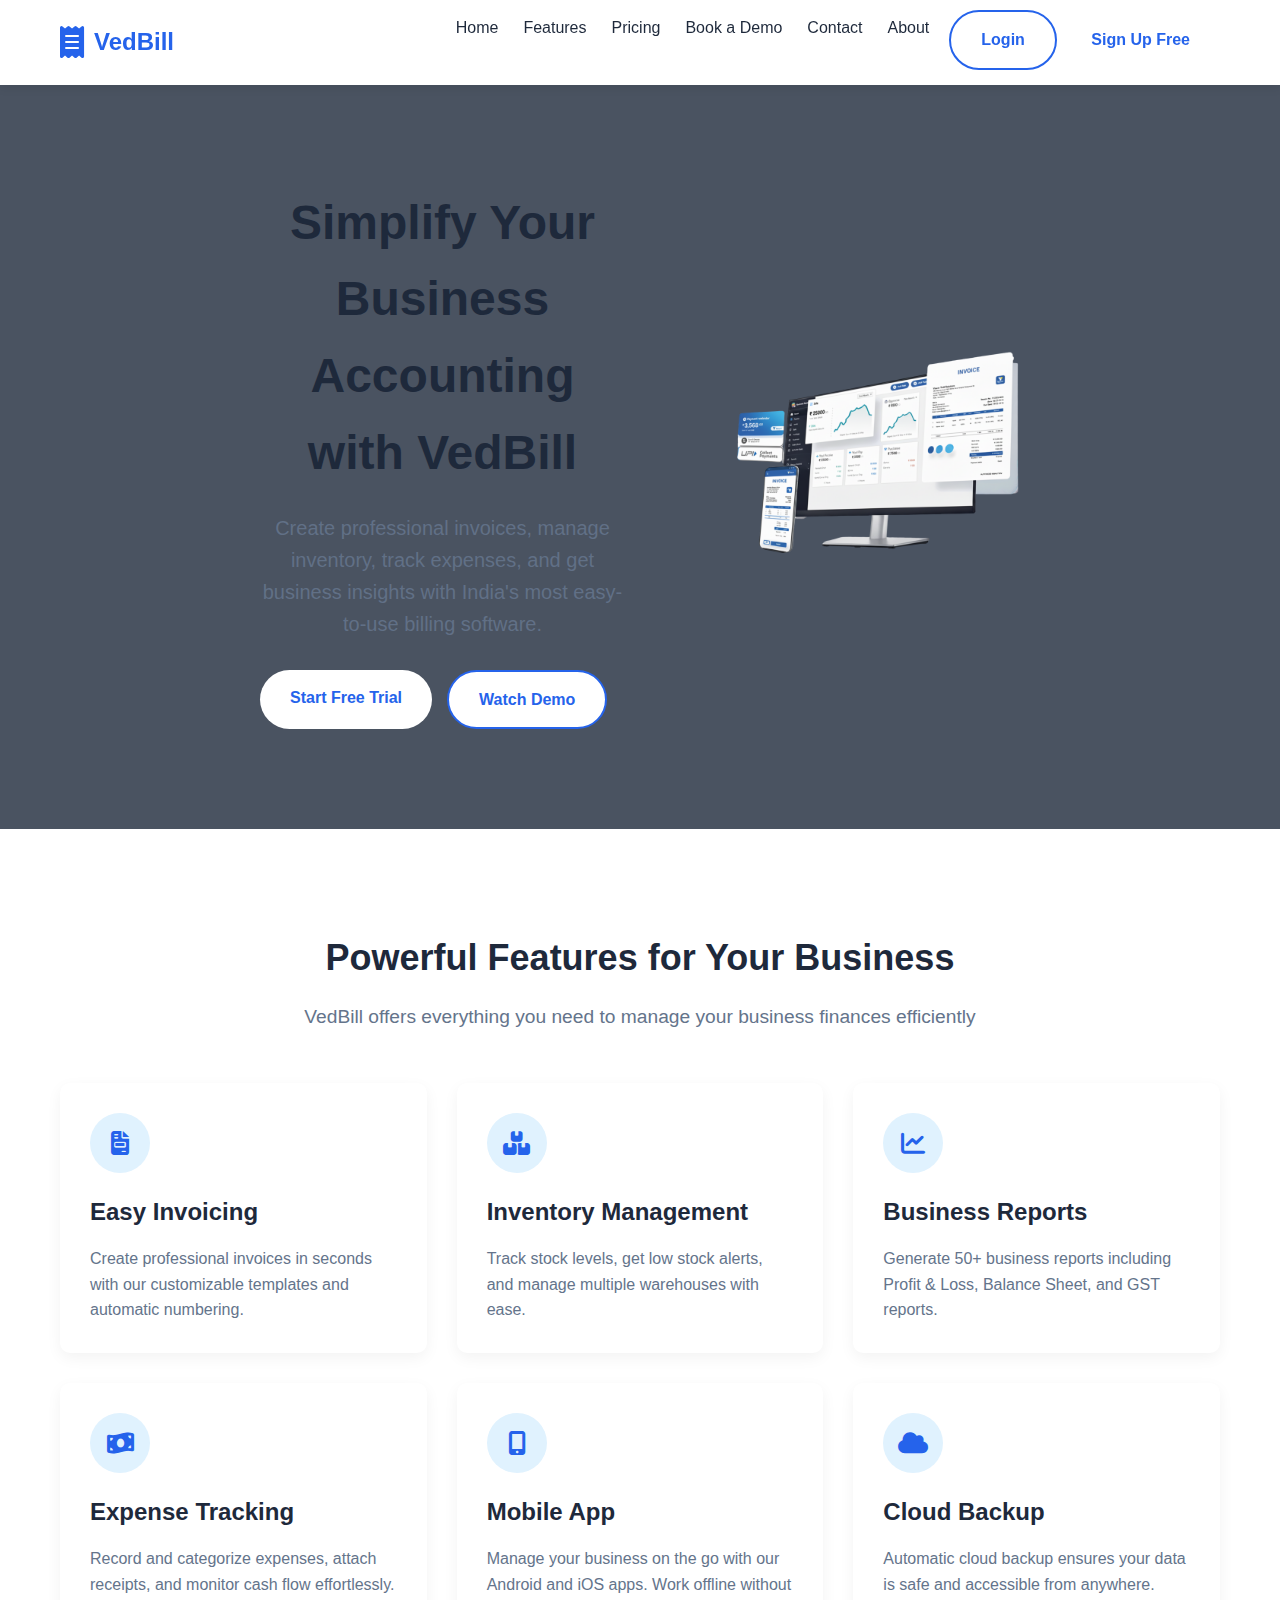
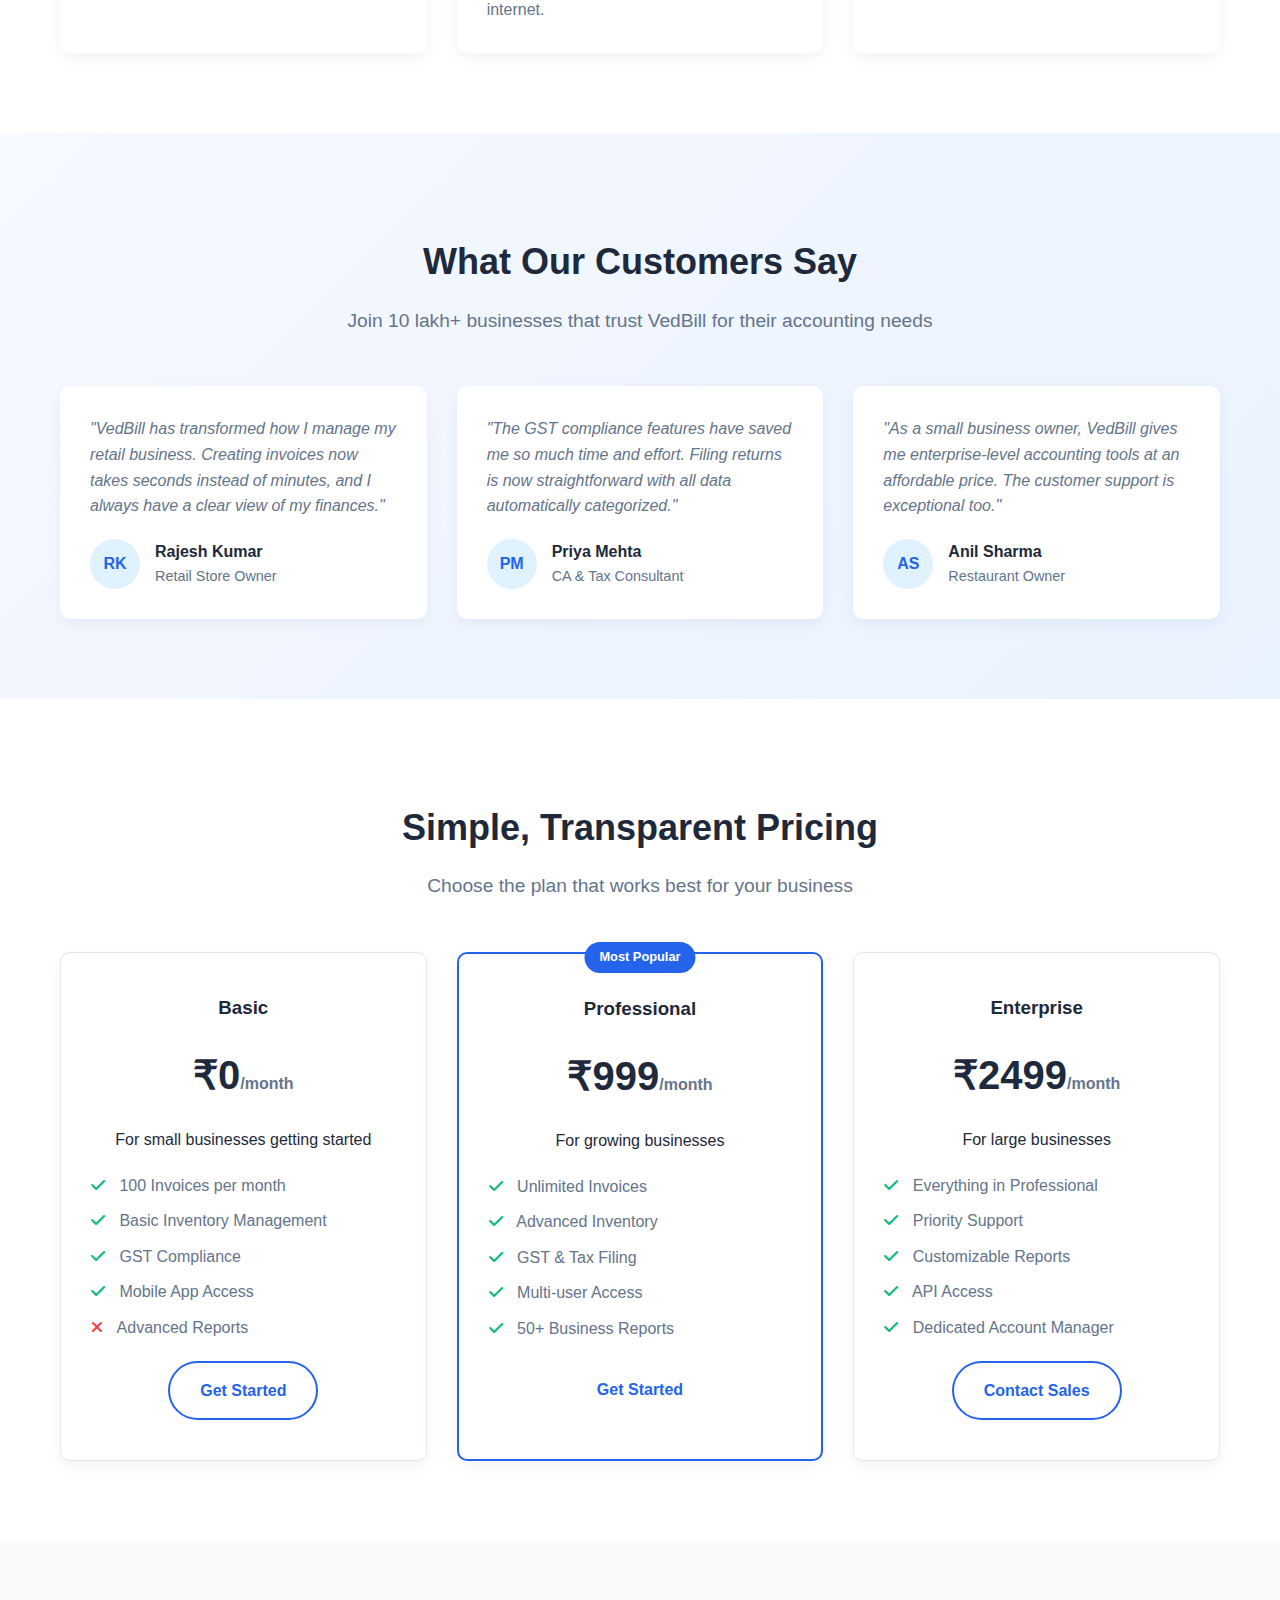
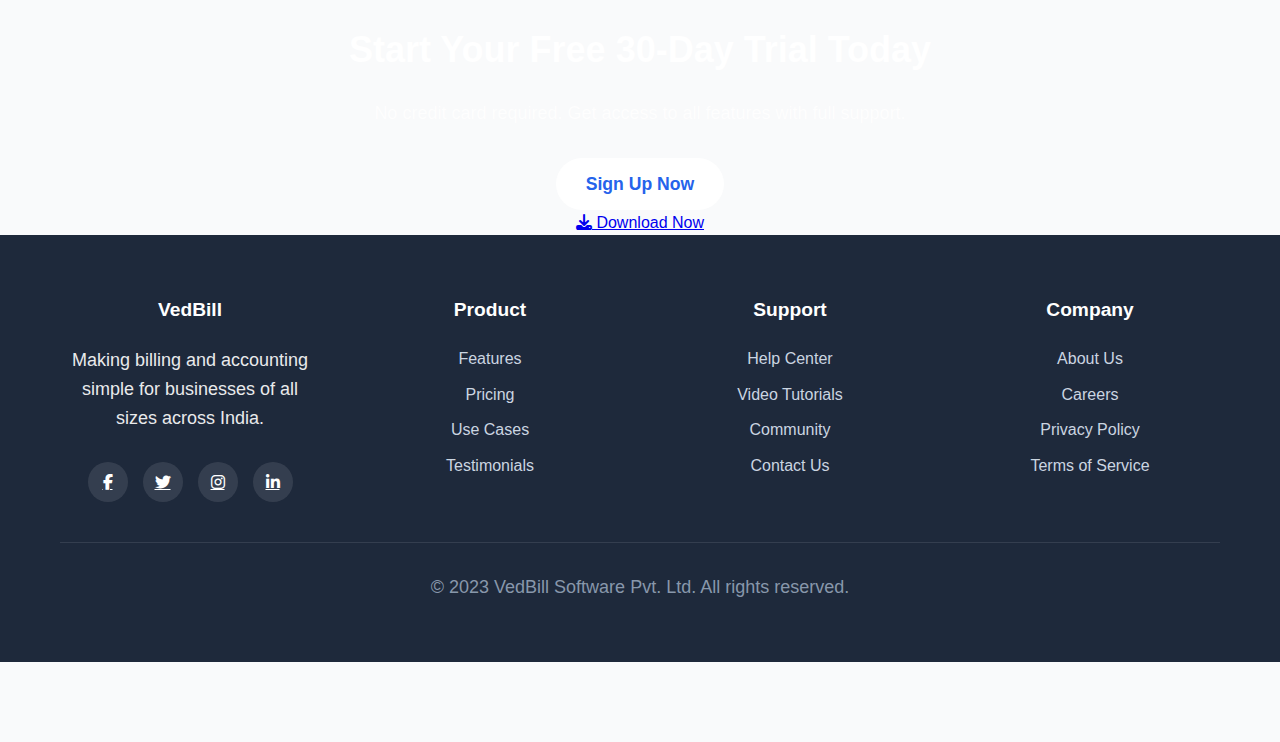
<file: index.html>
<!DOCTYPE html>
<html lang="en">
<head>
    <meta charset="UTF-8">
    <meta name="viewport" content="width=device-width, initial-scale=1.0">
    <title>VedBill - Easy Billing & Accounting Software</title>
    <link rel="stylesheet" href="https://cdnjs.cloudflare.com/ajax/libs/font-awesome/6.4.0/css/all.min.css">
    <link rel="stylesheet" href="style.css">
     
</head>
<body>
    <!-- Header -->

    <header>
        <div class="container header-container">
            <div class="logo">
                <i class="fas fa-receipt" style="font-size: 32px; color: #2563eb;"></i>
                <h1>VedBill</h1>
            </div>
            
            <nav>
                <ul class="nav-menu">
                    <li><a href="index.html" >Home</a></li>
                    <li><a href="index.html#features">Features</a></li>
                    <li><a href="index.html#pricing">Pricing</a></li>
                    <li><a href="booking.html">Book a Demo</a></li>
                    <li><a href="contact.html">Contact</a></li>
                    <li><a href="about.html">About</a></li>
                    <div class="mobile-buttons" style="margin: -5px 0px 0px 20px;">
                        <a href="#" class="btn btn-outline">Login</a>
                        <a href="#" class="btn">Sign Up Free</a>
                    </div>
                </ul>
            </nav>
            <button class="mobile-menu-btn">
                <i class="fas fa-bars"></i>
            </button>
        </div>
    </header>

    <!-- Hero Section -->
    <section class="hero" id="home">
        <div class="container hero-content">
            <div class="hero-text">
                <h2>Simplify Your Business Accounting with VedBill</h2>
                <p>Create professional invoices, manage inventory, track expenses, and get business insights with India's most easy-to-use billing software.</p>
                <div class="hero-buttons">
                    <a href="#" class="btn">Start Free Trial</a>
                    <a href="#" class="btn btn-outline">Watch Demo</a>
                </div>
            </div>
            <div class="hero-image">
                <img src="m4.png" alt="VedBill Dashboard">
            </div>
        </div>
    </section>

    <!-- Features Section -->
    <section class="features" id="features">
        <div class="container">
            <div class="section-title">
                <h2>Powerful Features for Your Business</h2>
                <p>VedBill offers everything you need to manage your business finances efficiently</p>
            </div>
            <div class="features-grid">
                <div class="feature-card">
                    <div class="feature-icon">
                        <i class="fas fa-file-invoice"></i>
                    </div>
                    <h3>Easy Invoicing</h3>
                    <p>Create professional invoices in seconds with our customizable templates and automatic numbering.</p>
                </div>
                <div class="feature-card">
                    <div class="feature-icon">
                        <i class="fas fa-boxes"></i>
                    </div>
                    <h3>Inventory Management</h3>
                    <p>Track stock levels, get low stock alerts, and manage multiple warehouses with ease.</p>
                </div>
                <div class="feature-card">
                    <div class="feature-icon">
                        <i class="fas fa-chart-line"></i>
                    </div>
                    <h3>Business Reports</h3>
                    <p>Generate 50+ business reports including Profit & Loss, Balance Sheet, and GST reports.</p>
                </div>
                <div class="feature-card">
                    <div class="feature-icon">
                        <i class="fas fa-money-bill-wave"></i>
                    </div>
                    <h3>Expense Tracking</h3>
                    <p>Record and categorize expenses, attach receipts, and monitor cash flow effortlessly.</p>
                </div>
                <div class="feature-card">
                    <div class="feature-icon">
                        <i class="fas fa-mobile-alt"></i>
                    </div>
                    <h3>Mobile App</h3>
                    <p>Manage your business on the go with our Android and iOS apps. Work offline without internet.</p>
                </div>
                <div class="feature-card">
                    <div class="feature-icon">
                        <i class="fas fa-cloud"></i>
                    </div>
                    <h3>Cloud Backup</h3>
                    <p>Automatic cloud backup ensures your data is safe and accessible from anywhere.</p>
                </div>
            </div>
        </div>
    </section>

    <!-- Testimonials Section -->
    <section class="testimonials" id="testimonials">
        <div class="container">
            <div class="section-title">
                <h2>What Our Customers Say</h2>
                <p>Join 10 lakh+ businesses that trust VedBill for their accounting needs</p>
            </div>
            <div class="testimonial-grid">
                <div class="testimonial-card">
                    <div class="testimonial-text">
                        "VedBill has transformed how I manage my retail business. Creating invoices now takes seconds instead of minutes, and I always have a clear view of my finances."
                    </div>
                    <div class="testimonial-author">
                        <div class="author-avatar">RK</div>
                        <div class="author-details">
                            <h4>Rajesh Kumar</h4>
                            <p>Retail Store Owner</p>
                        </div>
                    </div>
                </div>
                <div class="testimonial-card">
                    <div class="testimonial-text">
                        "The GST compliance features have saved me so much time and effort. Filing returns is now straightforward with all data automatically categorized."
                    </div>
                    <div class="testimonial-author">
                        <div class="author-avatar">PM</div>
                        <div class="author-details">
                            <h4>Priya Mehta</h4>
                            <p>CA & Tax Consultant</p>
                        </div>
                    </div>
                </div>
                <div class="testimonial-card">
                    <div class="testimonial-text">
                        "As a small business owner, VedBill gives me enterprise-level accounting tools at an affordable price. The customer support is exceptional too."
                    </div>
                    <div class="testimonial-author">
                        <div class="author-avatar">AS</div>
                        <div class="author-details">
                            <h4>Anil Sharma</h4>
                            <p>Restaurant Owner</p>
                        </div>
                    </div>
                </div>
            </div>
        </div>
    </section>

    <!-- Pricing Section -->
    <section class="pricing" id="pricing">
        <div class="container">
            <div class="section-title">
                <h2>Simple, Transparent Pricing</h2>
                <p>Choose the plan that works best for your business</p>
            </div>
            <div class="pricing-grid">
                <div class="pricing-card">
                    <h3>Basic</h3>
                    <div class="price">₹0<span>/month</span></div>
                    <p>For small businesses getting started</p>
                    <ul class="pricing-features">
                        <li><i class="fas fa-check"></i> 100 Invoices per month</li>
                        <li><i class="fas fa-check"></i> Basic Inventory Management</li>
                        <li><i class="fas fa-check"></i> GST Compliance</li>
                        <li><i class="fas fa-check"></i> Mobile App Access</li>
                        <li><i class="fas fa-times" style="color: #ef4444;"></i> Advanced Reports</li>
                    </ul>
                    <a href="#" class="btn btn-outline">Get Started</a>
                </div>
                <div class="pricing-card featured">
                    <h3>Professional</h3>
                    <div class="price">₹999<span>/month</span></div>
                    <p>For growing businesses</p>
                    <ul class="pricing-features">
                        <li><i class="fas fa-check"></i> Unlimited Invoices</li>
                        <li><i class="fas fa-check"></i> Advanced Inventory</li>
                        <li><i class="fas fa-check"></i> GST & Tax Filing</li>
                        <li><i class="fas fa-check"></i> Multi-user Access</li>
                        <li><i class="fas fa-check"></i> 50+ Business Reports</li>
                    </ul>
                    <a href="#" class="btn">Get Started</a>
                </div>
                <div class="pricing-card">
                    <h3>Enterprise</h3>
                    <div class="price">₹2499<span>/month</span></div>
                    <p>For large businesses</p>
                    <ul class="pricing-features">
                        <li><i class="fas fa-check"></i> Everything in Professional</li>
                        <li><i class="fas fa-check"></i> Priority Support</li>
                        <li><i class="fas fa-check"></i> Customizable Reports</li>
                        <li><i class="fas fa-check"></i> API Access</li>
                        <li><i class="fas fa-check"></i> Dedicated Account Manager</li>
                    </ul>
                    <a href="#" class="btn btn-outline">Contact Sales</a>
                </div>
            </div>
        </div>
    </section>


    <!-- CTA Section -->
    <section class="cta">
        <div class="container">
            <h2>Start Your Free 30-Day Trial Today</h2>
            <p>No credit card required. Get access to all features with full support.</p>
            <a href="#" class="btn">Sign Up Now</a>
        </div>

     <div class="download-section">
        <a href="#" class="download-btn">
            <i class="fas fa-download"></i> Download Now
        </a>
    </div>
    <!-- Footer -->
    <footer id="contact">
        <div class="container">
            <div class="footer-grid">
                <div class="footer-column">
                    <h3>VedBill</h3>
                    <p>Making billing and accounting simple for businesses of all sizes across India.</p>
                    <div class="social-links">
                        <a href="#"><i class="fab fa-facebook-f"></i></a>
                        <a href="#"><i class="fab fa-twitter"></i></a>
                        <a href="#"><i class="fab fa-instagram"></i></a>
                        <a href="#"><i class="fab fa-linkedin-in"></i></a>
                    </div>
                </div>
                <div class="footer-column">
                    <h3>Product</h3>
                    <ul>
                        <li><a href="#features">Features</a></li>
                        <li><a href="#pricing">Pricing</a></li>
                        <li><a href="#">Use Cases</a></li>
                        <li><a href="#testimonials">Testimonials</a></li>
                    </ul>
                </div>
                <div class="footer-column">
                    <h3>Support</h3>
                    <ul>
                        <li><a href="#">Help Center</a></li>
                        <li><a href="#">Video Tutorials</a></li>
                        <li><a href="#">Community</a></li>
                        <li><a href="contact.html">Contact Us</a></li>
                    </ul>
                </div>
                <div class="footer-column">
                    <h3>Company</h3>
                    <ul>
                        <li><a href="#">About Us</a></li>
                        <li><a href="#">Careers</a></li>
                        <li><a href="#">Privacy Policy</a></li>
                        <li><a href="#">Terms of Service</a></li>
                    </ul>
                </div>
            </div>
            <div class="footer-bottom">
                <p>&copy; 2023 VedBill Software Pvt. Ltd. All rights reserved.</p>
            </div>
        </div>
    </footer>
      <script src="main.js"></script>
</body>
</html>
</file>
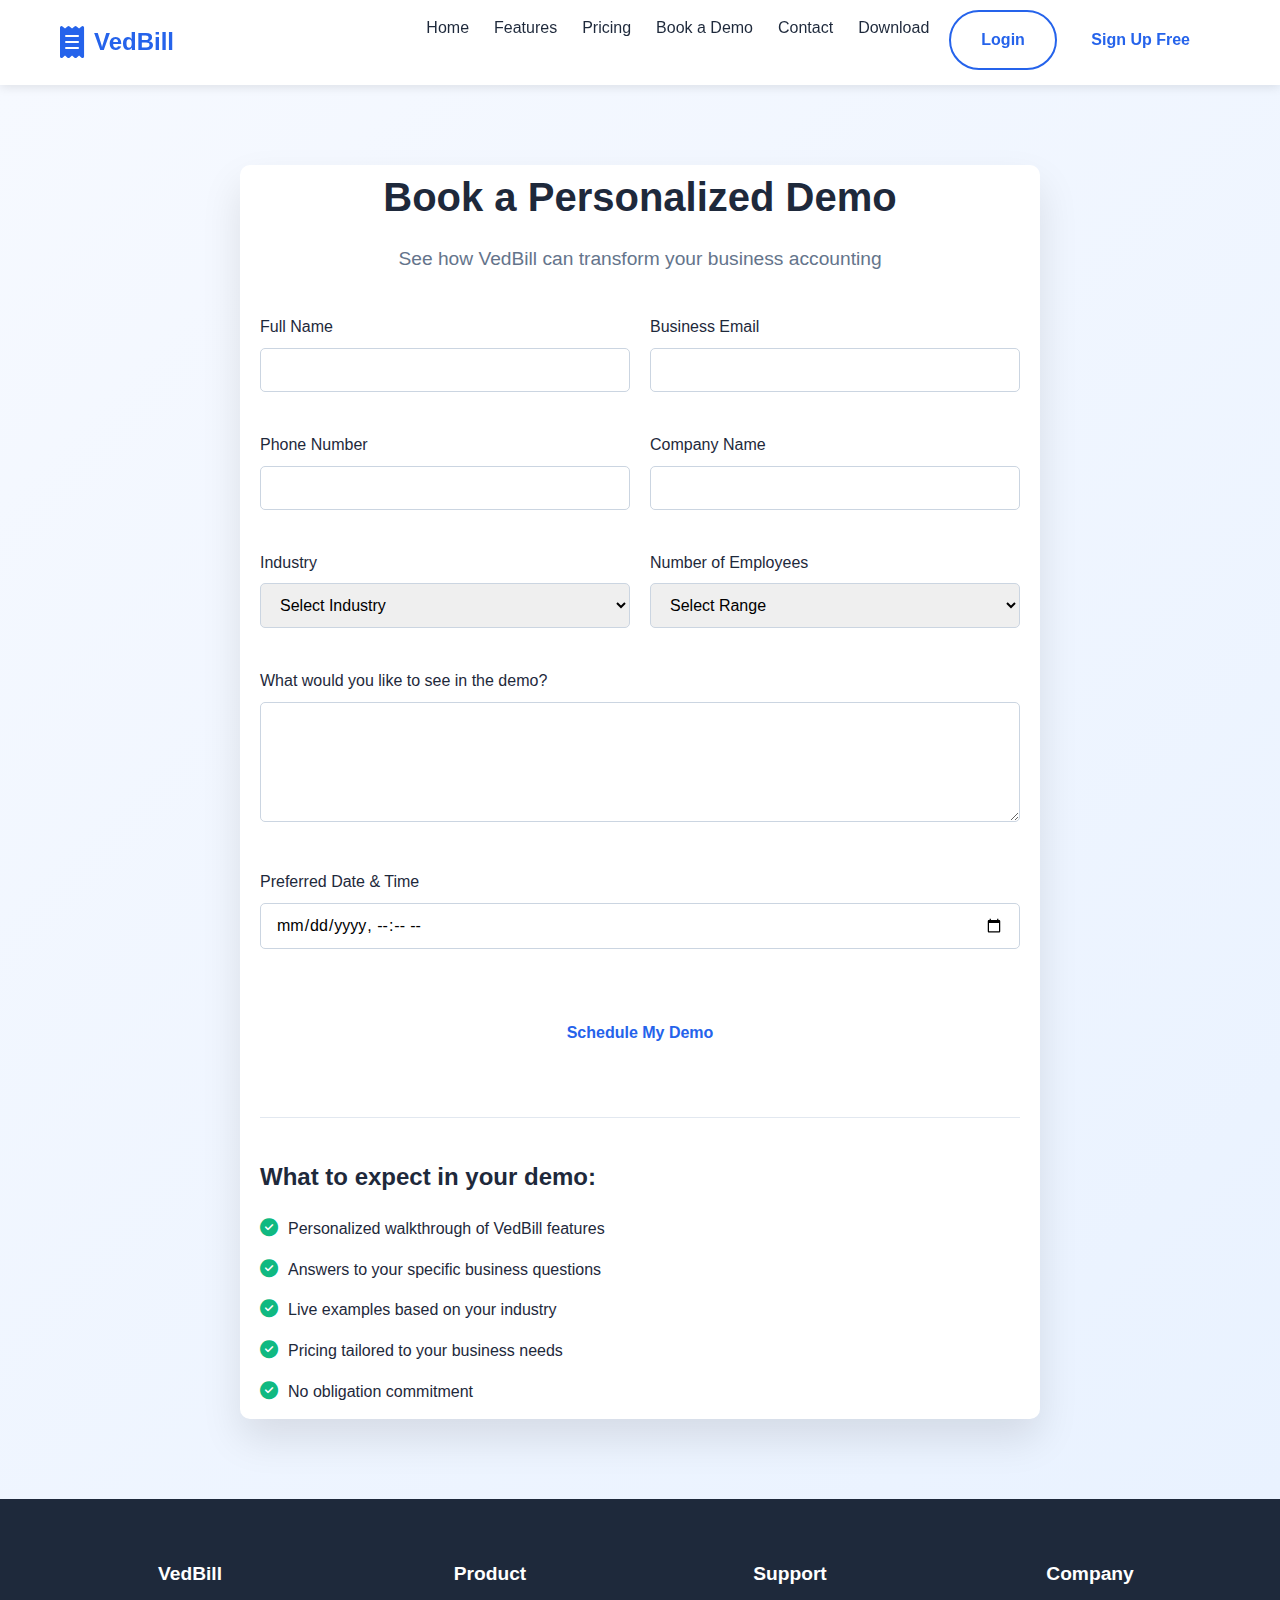
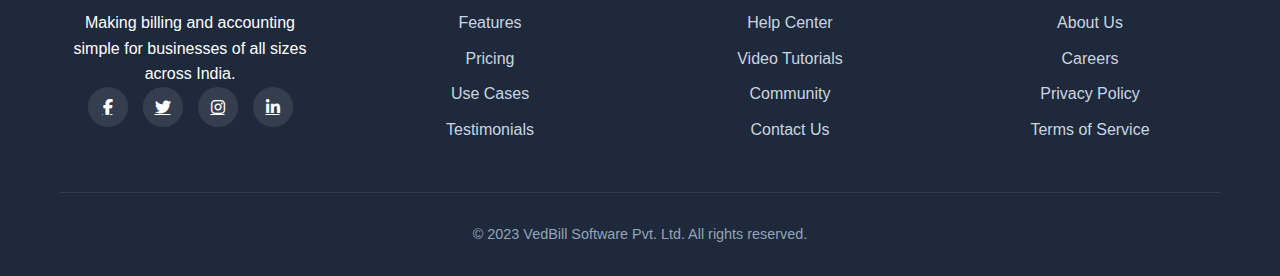
<file: booking.html>
<!DOCTYPE html>
<html lang="en">
<head>
    <meta charset="UTF-8">
    <meta name="viewport" content="width=device-width, initial-scale=1.0">
    <title>Book a Demo - VedBill</title>
    <link rel="stylesheet" href="https://cdnjs.cloudflare.com/ajax/libs/font-awesome/6.4.0/css/all.min.css">
    <link rel="stylesheet" href="style.css">
</head>
<body>
    <!-- Header -->
   <header>
        <div class="container header-container">
            <div class="logo">
                <i class="fas fa-receipt" style="font-size: 32px; color: #2563eb;"></i>
                <h1>VedBill</h1>
            </div>
            
            <nav>
                <ul class="nav-menu">
                    <li><a href="index.html" >Home</a></li>
                    <li><a href="index.html#features">Features</a></li>
                    <li><a href="index.html#pricing">Pricing</a></li>
                    <li><a href="booking.html">Book a Demo</a></li>
                    <li><a href="contact.html">Contact</a></li>
                    <li><a href="index.html#download">Download</a></li>
                    <div class="mobile-buttons" style="margin: -5px 0px 0px 20px;">
                        <a href="#" class="btn btn-outline">Login</a>
                        <a href="#" class="btn">Sign Up Free</a>
                    </div>
                </ul>
            </nav>
            <button class="mobile-menu-btn">
                <i class="fas fa-bars"></i>
            </button>
        </div>
    </header>

    <!-- Demo Section -->
    <section class="demo">
        <div class="containerbooking demo-container">
            <div class="demo-title">
                <h2>Book a Personalized Demo</h2>
                <p>See how VedBill can transform your business accounting</p>
            </div>
            
            <form class="demo-form">
                <div class="form-group">
                    <label for="name">Full Name</label>
                    <input type="text" id="name" required>
                </div>
                
                <div class="form-group">
                    <label for="email">Business Email</label>
                    <input type="email" id="email" required>
                </div>
                
                <div class="form-group">
                    <label for="phone">Phone Number</label>
                    <input type="tel" id="phone" required>
                </div>
                
                <div class="form-group">
                    <label for="company">Company Name</label>
                    <input type="text" id="company" required>
                </div>
                
                <div class="form-group">
                    <label for="industry">Industry</label>
                    <select id="industry" required>
                        <option value="">Select Industry</option>
                        <option value="retail">Retail</option>
                        <option value="manufacturing">Manufacturing</option>
                        <option value="services">Services</option>
                        <option value="restaurant">Restaurant</option>
                        <option value="healthcare">Healthcare</option>
                        <option value="other">Other</option>
                    </select>
                </div>
                
                <div class="form-group">
                    <label for="employees">Number of Employees</label>
                    <select id="employees" required>
                        <option value="">Select Range</option>
                        <option value="1-10">1-10</option>
                        <option value="11-50">11-50</option>
                        <option value="51-200">51-200</option>
                        <option value="201-500">201-500</option>
                        <option value="500+">500+</option>
                    </select>
                </div>
                
                <div class="form-group full">
                    <label for="message">What would you like to see in the demo?</label>
                    <textarea id="message"></textarea>
                </div>
                
                <div class="form-group full">
                    <label for="preferred-date">Preferred Date & Time</label>
                    <input type="datetime-local" id="preferred-date">
                </div>
                
                <div class="form-group full btn-center">
                    <button type="submit" class="btn">Schedule My Demo</button>
                </div>
            </form>
            
            <div class="demo-benefits">
                <h3>What to expect in your demo:</h3>
                <ul class="benefits-list">
                    <li><i class="fas fa-check-circle"></i> Personalized walkthrough of VedBill features</li>
                    <li><i class="fas fa-check-circle"></i> Answers to your specific business questions</li>
                    <li><i class="fas fa-check-circle"></i> Live examples based on your industry</li>
                    <li><i class="fas fa-check-circle"></i> Pricing tailored to your business needs</li>
                    <li><i class="fas fa-check-circle"></i> No obligation commitment</li>
                </ul>
            </div>
        </div>
    </section>

    
    <!-- Footer -->
<!-- Footer -->
    <footer id="contact">
        <div class="container">
            <div class="footer-grid">
                <div class="footer-column">
                    <h3>VedBill</h3>
                    <p>Making billing and accounting simple for businesses of all sizes across India.</p>
                    <div class="social-links">
                        <a href="#"><i class="fab fa-facebook-f"></i></a>
                        <a href="#"><i class="fab fa-twitter"></i></a>
                        <a href="#"><i class="fab fa-instagram"></i></a>
                        <a href="#"><i class="fab fa-linkedin-in"></i></a>
                    </div>
                </div>
                <div class="footer-column">
                    <h3>Product</h3>
                    <ul>
                        <li><a href="#features">Features</a></li>
                        <li><a href="#pricing">Pricing</a></li>
                        <li><a href="#">Use Cases</a></li>
                        <li><a href="#testimonials">Testimonials</a></li>
                    </ul>
                </div>
                <div class="footer-column">
                    <h3>Support</h3>
                    <ul>
                        <li><a href="#">Help Center</a></li>
                        <li><a href="#">Video Tutorials</a></li>
                        <li><a href="#">Community</a></li>
                        <li><a href="contact.html">Contact Us</a></li>
                    </ul>
                </div>
                <div class="footer-column">
                    <h3>Company</h3>
                    <ul>
                        <li><a href="#">About Us</a></li>
                        <li><a href="#">Careers</a></li>
                        <li><a href="#">Privacy Policy</a></li>
                        <li><a href="#">Terms of Service</a></li>
                    </ul>
                </div>
            </div>
            <div class="footer-bottom">
                <p>&copy; 2023 VedBill Software Pvt. Ltd. All rights reserved.</p>
            </div>
        </div>
    </footer>
   <script src="main.js"></script>
</body>
</html>
</file>
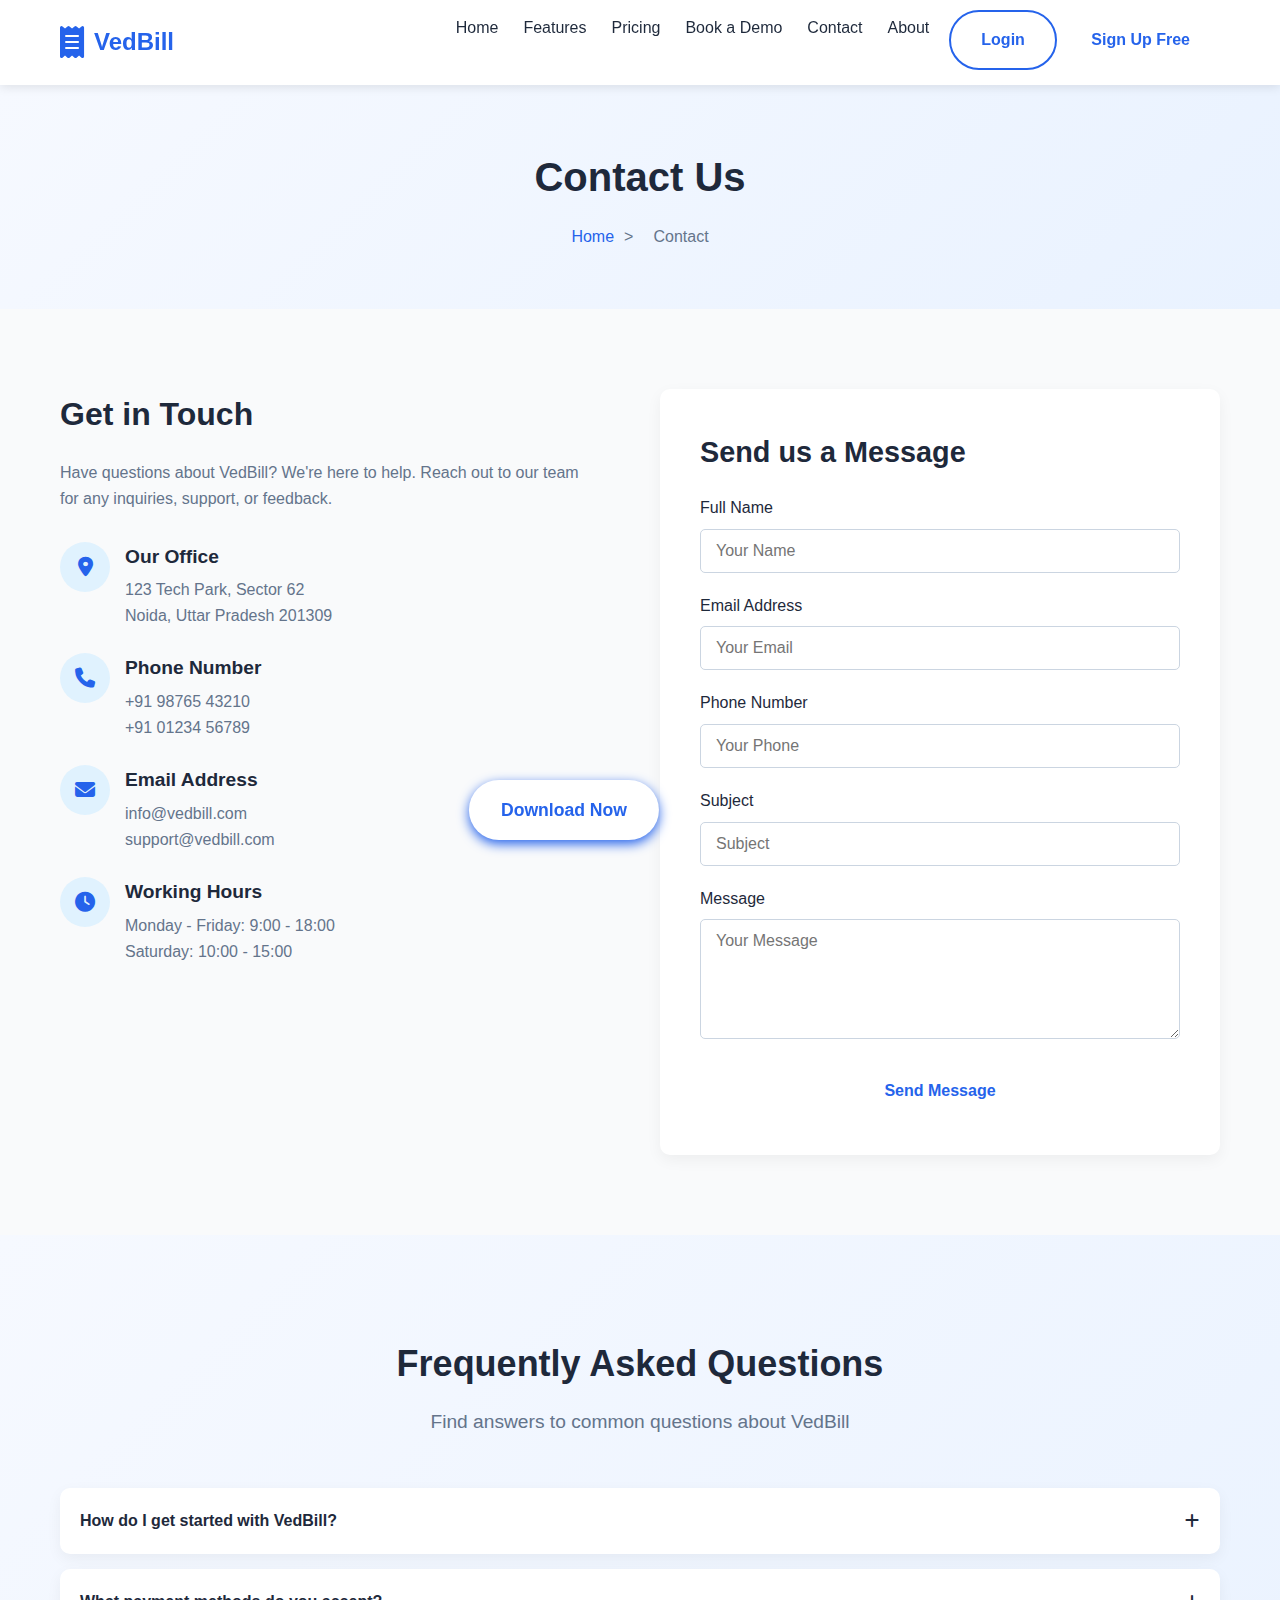
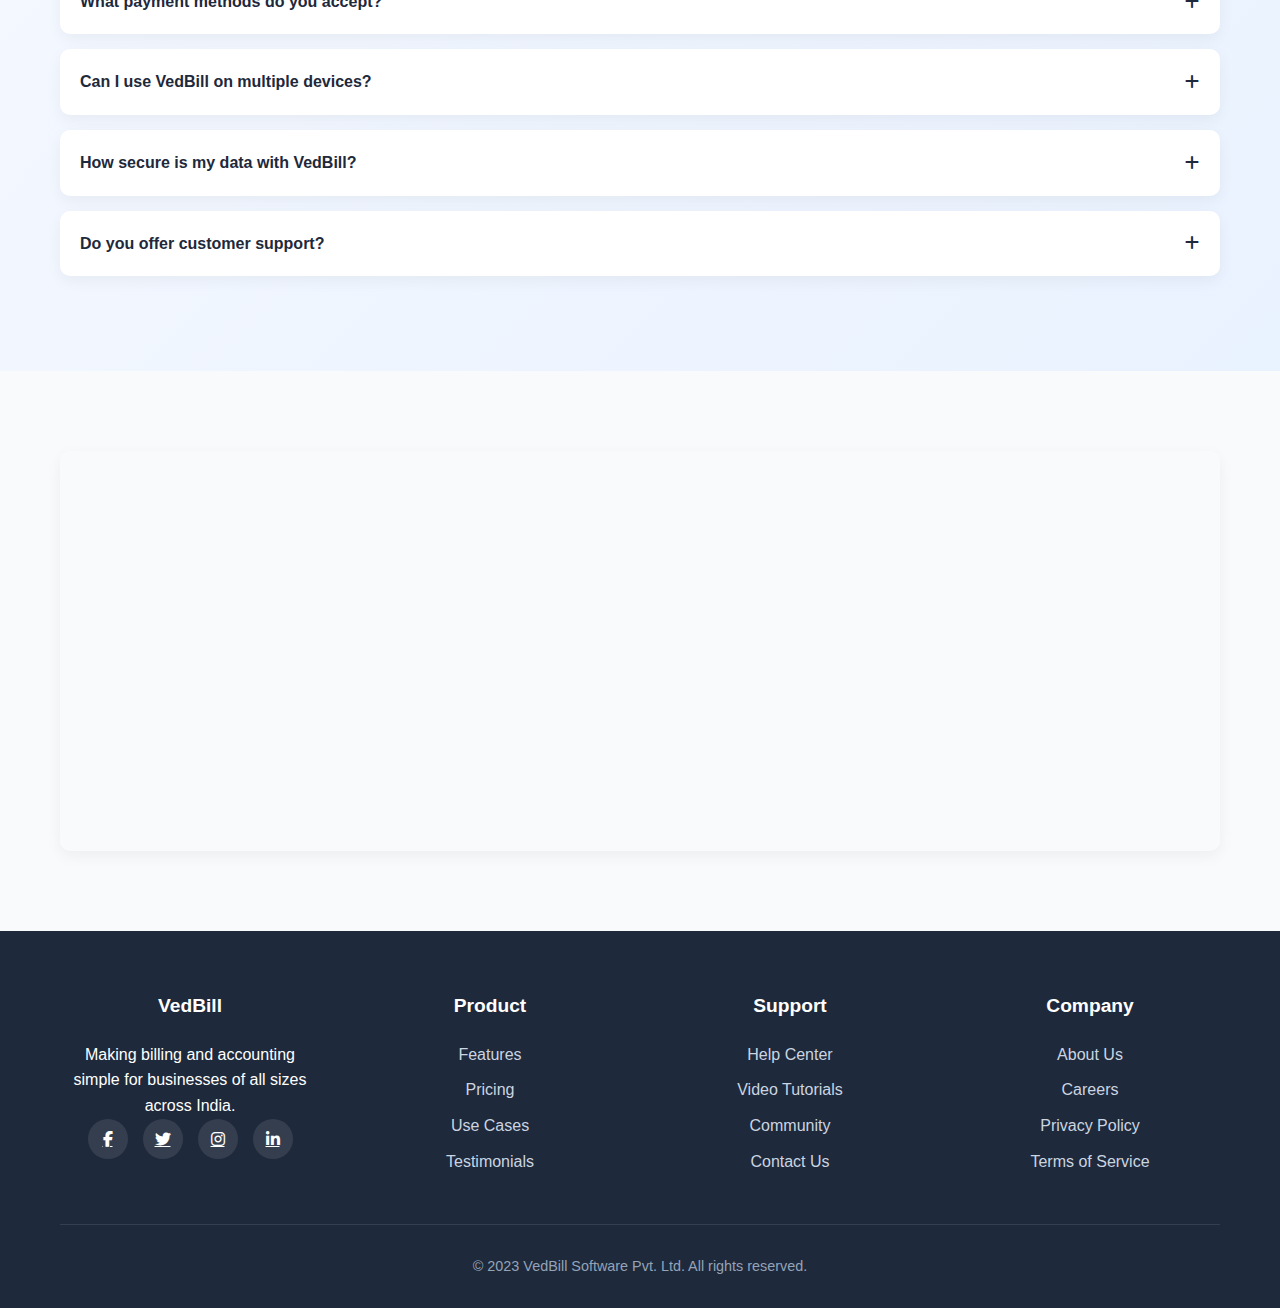
<file: contact.html>
<!DOCTYPE html>
<html lang="en">
<head>
    <meta charset="UTF-8">
    <meta name="viewport" content="width=device-width, initial-scale=1.0">
    <title>Contact Us - VedBill</title>
    <link rel="stylesheet" href="https://cdnjs.cloudflare.com/ajax/libs/font-awesome/6.4.0/css/all.min.css">
  <link rel="stylesheet" href="style.css?v=2">
</head>
<body>
    <!-- Header -->
   <header>
        <div class="container header-container">
            <div class="logo">
                <i class="fas fa-receipt" style="font-size: 32px; color: #2563eb;"></i>
                <h1>VedBill</h1>
            </div>
            
            <nav>
                <ul class="nav-menu">
                    <li><a href="index.html" >Home</a></li>
                    <li><a href="index.html#features">Features</a></li>
                    <li><a href="index.html#pricing">Pricing</a></li>
                    <li><a href="booking.html">Book a Demo</a></li>
                    <li><a href="contact.html">Contact</a></li>
                    <li><a href="about.html">About</a></li>
                    <div class="mobile-buttons" style="margin: -5px 0px 0px 20px;">
                        <a href="#" class="btn btn-outline">Login</a>
                        <a href="#" class="btn">Sign Up Free</a>
                    </div>
                </ul>
            </nav>
            <button class="mobile-menu-btn">
                <i class="fas fa-bars"></i>
            </button>
        </div>
    </header>

    <!-- Page Title Section -->
    <section class="page-title">
        <div class="container">
            <h1>Contact Us</h1>
            <ul class="breadcrumb">
                <li><a href="index.html">Home</a></li>
                <li>Contact</li>
            </ul>
        </div>
    </section>

    <!-- Contact Section -->
    <section class="contact">
        <div class="container contact-container">
            <div class="contact-info">
                <h2>Get in Touch</h2>
                <p>Have questions about VedBill? We're here to help. Reach out to our team for any inquiries, support, or feedback.</p>
                
                <div class="contact-details">
                    <div class="contact-item">
                        <div class="contact-icon">
                            <i class="fas fa-map-marker-alt"></i>
                        </div>
                        <div class="contact-text">
                            <h3>Our Office</h3>
                            <p>123 Tech Park, Sector 62<br>Noida, Uttar Pradesh 201309</p>
                        </div>
                    </div>
                    
                    <div class="contact-item">
                        <div class="contact-icon">
                            <i class="fas fa-phone"></i>
                        </div>
                        <div class="contact-text">
                            <h3>Phone Number</h3>
                            <p>+91 98765 43210<br>+91 01234 56789</p>
                        </div>
                    </div>
                    
                    <div class="contact-item">
                        <div class="contact-icon">
                            <i class="fas fa-envelope"></i>
                        </div>
                        <div class="contact-text">
                            <h3>Email Address</h3>
                            <p>info@vedbill.com<br>support@vedbill.com</p>
                        </div>
                    </div>
                    
                    <div class="contact-item">
                        <div class="contact-icon">
                            <i class="fas fa-clock"></i>
                        </div>
                        <div class="contact-text">
                            <h3>Working Hours</h3>
                            <p>Monday - Friday: 9:00 - 18:00<br>Saturday: 10:00 - 15:00</p>
                        </div>
                    </div>
                </div>
            </div>
            
            <div class="contact-form">
                <h2>Send us a Message</h2>
                <form id="contactForm">
                    <div class="form-group">
                        <label for="name">Full Name</label>
                        <input type="text" id="name" class="form-control" placeholder="Your Name" required>
                    </div>
                    
                    <div class="form-group">
                        <label for="email">Email Address</label>
                        <input type="email" id="email" class="form-control" placeholder="Your Email" required>
                    </div>
                    
                    <div class="form-group">
                        <label for="phone">Phone Number</label>
                        <input type="tel" id="phone" class="form-control" placeholder="Your Phone">
                    </div>
                    
                    <div class="form-group">
                        <label for="subject">Subject</label>
                        <input type="text" id="subject" class="form-control" placeholder="Subject" required>
                    </div>
                    
                    <div class="form-group">
                        <label for="message">Message</label>
                        <textarea id="message" class="form-control" placeholder="Your Message" required></textarea>
                    </div>
                    
                    <button type="submit" class="btn" style="width: 100%">Send Message</button>
                </form>
            </div>
        </div>
    </section>

    <!-- FAQ Section -->
    <section class="faq">
        <div class="container">
            <div class="section-title">
                <h2>Frequently Asked Questions</h2>
                <p>Find answers to common questions about VedBill</p>
            </div>
            
            <div class="accordion">
                <div class="accordion-item">
                    <div class="accordion-header">
                        <span>How do I get started with VedBill?</span>
                        <i class="fas fa-plus"></i>
                    </div>
                    <div class="accordion-content">
                        <p>Getting started with VedBill is easy. Simply sign up for an account on our website, and you'll have access to all features during your free trial. You can import your existing data or start fresh with our easy setup wizard.</p>
                    </div>
                </div>
                
                <div class="accordion-item">
                    <div class="accordion-header">
                        <span>What payment methods do you accept?</span>
                        <i class="fas fa-plus"></i>
                    </div>
                    <div class="accordion-content">
                        <p>We accept all major credit and debit cards, net banking, UPI payments, and bank transfers. All payments are processed securely through our payment partners.</p>
                    </div>
                </div>
                
                <div class="accordion-item">
                    <div class="accordion-header">
                        <span>Can I use VedBill on multiple devices?</span>
                        <i class="fas fa-plus"></i>
                    </div>
                    <div class="accordion-content">
                        <p>Yes, VedBill is cloud-based and accessible from any device with an internet connection. We also have mobile apps for iOS and Android that allow you to work offline and sync when you're back online.</p>
                    </div>
                </div>
                
                <div class="accordion-item">
                    <div class="accordion-header">
                        <span>How secure is my data with VedBill?</span>
                        <i class="fas fa-plus"></i>
                    </div>
                    <div class="accordion-content">
                        <p>We take data security very seriously. All data is encrypted both in transit and at rest. We use bank-level security protocols and regularly undergo security audits to ensure your information is always protected.</p>
                    </div>
                </div>
                
                <div class="accordion-item">
                    <div class="accordion-header">
                        <span>Do you offer customer support?</span>
                        <i class="fas fa-plus"></i>
                    </div>
                    <div class="accordion-content">
                        <p>Yes, we offer 24/5 customer support via email and chat. Our premium plans include priority support with faster response times. We also have an extensive knowledge base and video tutorials to help you get the most out of VedBill.</p>
                    </div>
                </div>
            </div>
        </div>
    </section>

    <!-- Map Section -->
    <section class="map">
        <div class="container">
            <div class="map-container">
                <iframe src="https://www.google.com/maps/embed?pb=!1m18!1m12!1m3!1d3504.698007416233!2d77.36285831508072!3d28.544444382449378!2m3!1f0!2f0!3f0!3m2!1i1024!2i768!4f13.1!3m3!1m2!1s0x390ce5bd0e0c87d5%3A0x1c1cd8966ebea391!2sSector%2062%2C%20Noida%2C%20Uttar%20Pradesh!5e0!3m2!1sen!2sin!4v1624962383968!5m2!1sen!2sin" allowfullscreen="" loading="lazy"></iframe>
            </div>
        </div>
    </section>
    <!-- Fixed Download Button -->
    <div class="fixed-download-btn">
        <a href="download.html" class="btn btn-large btn-download">Download Now</a>
    </div>
    <!-- Footer -->
<!-- Footer -->
    <footer id="contact">
        <div class="container">
            <div class="footer-grid">
                <div class="footer-column">
                    <h3>VedBill</h3>
                    <p>Making billing and accounting simple for businesses of all sizes across India.</p>
                    <div class="social-links">
                        <a href="#"><i class="fab fa-facebook-f"></i></a>
                        <a href="#"><i class="fab fa-twitter"></i></a>
                        <a href="#"><i class="fab fa-instagram"></i></a>
                        <a href="#"><i class="fab fa-linkedin-in"></i></a>
                    </div>
                </div>
                <div class="footer-column">
                    <h3>Product</h3>
                    <ul>
                        <li><a href="#features">Features</a></li>
                        <li><a href="#pricing">Pricing</a></li>
                        <li><a href="#">Use Cases</a></li>
                        <li><a href="#testimonials">Testimonials</a></li>
                    </ul>
                </div>
                <div class="footer-column">
                    <h3>Support</h3>
                    <ul>
                        <li><a href="#">Help Center</a></li>
                        <li><a href="#">Video Tutorials</a></li>
                        <li><a href="#">Community</a></li>
                        <li><a href="contact.html">Contact Us</a></li>
                    </ul>
                </div>
                <div class="footer-column">
                    <h3>Company</h3>
                    <ul>
                        <li><a href="#">About Us</a></li>
                        <li><a href="#">Careers</a></li>
                        <li><a href="#">Privacy Policy</a></li>
                        <li><a href="#">Terms of Service</a></li>
                    </ul>
                </div>
            </div>
            <div class="footer-bottom">
                <p>&copy; 2023 VedBill Software Pvt. Ltd. All rights reserved.</p>
            </div>
        </div>
    </footer>
    <script src="main.js"></script>
</body>
</html>
</file>
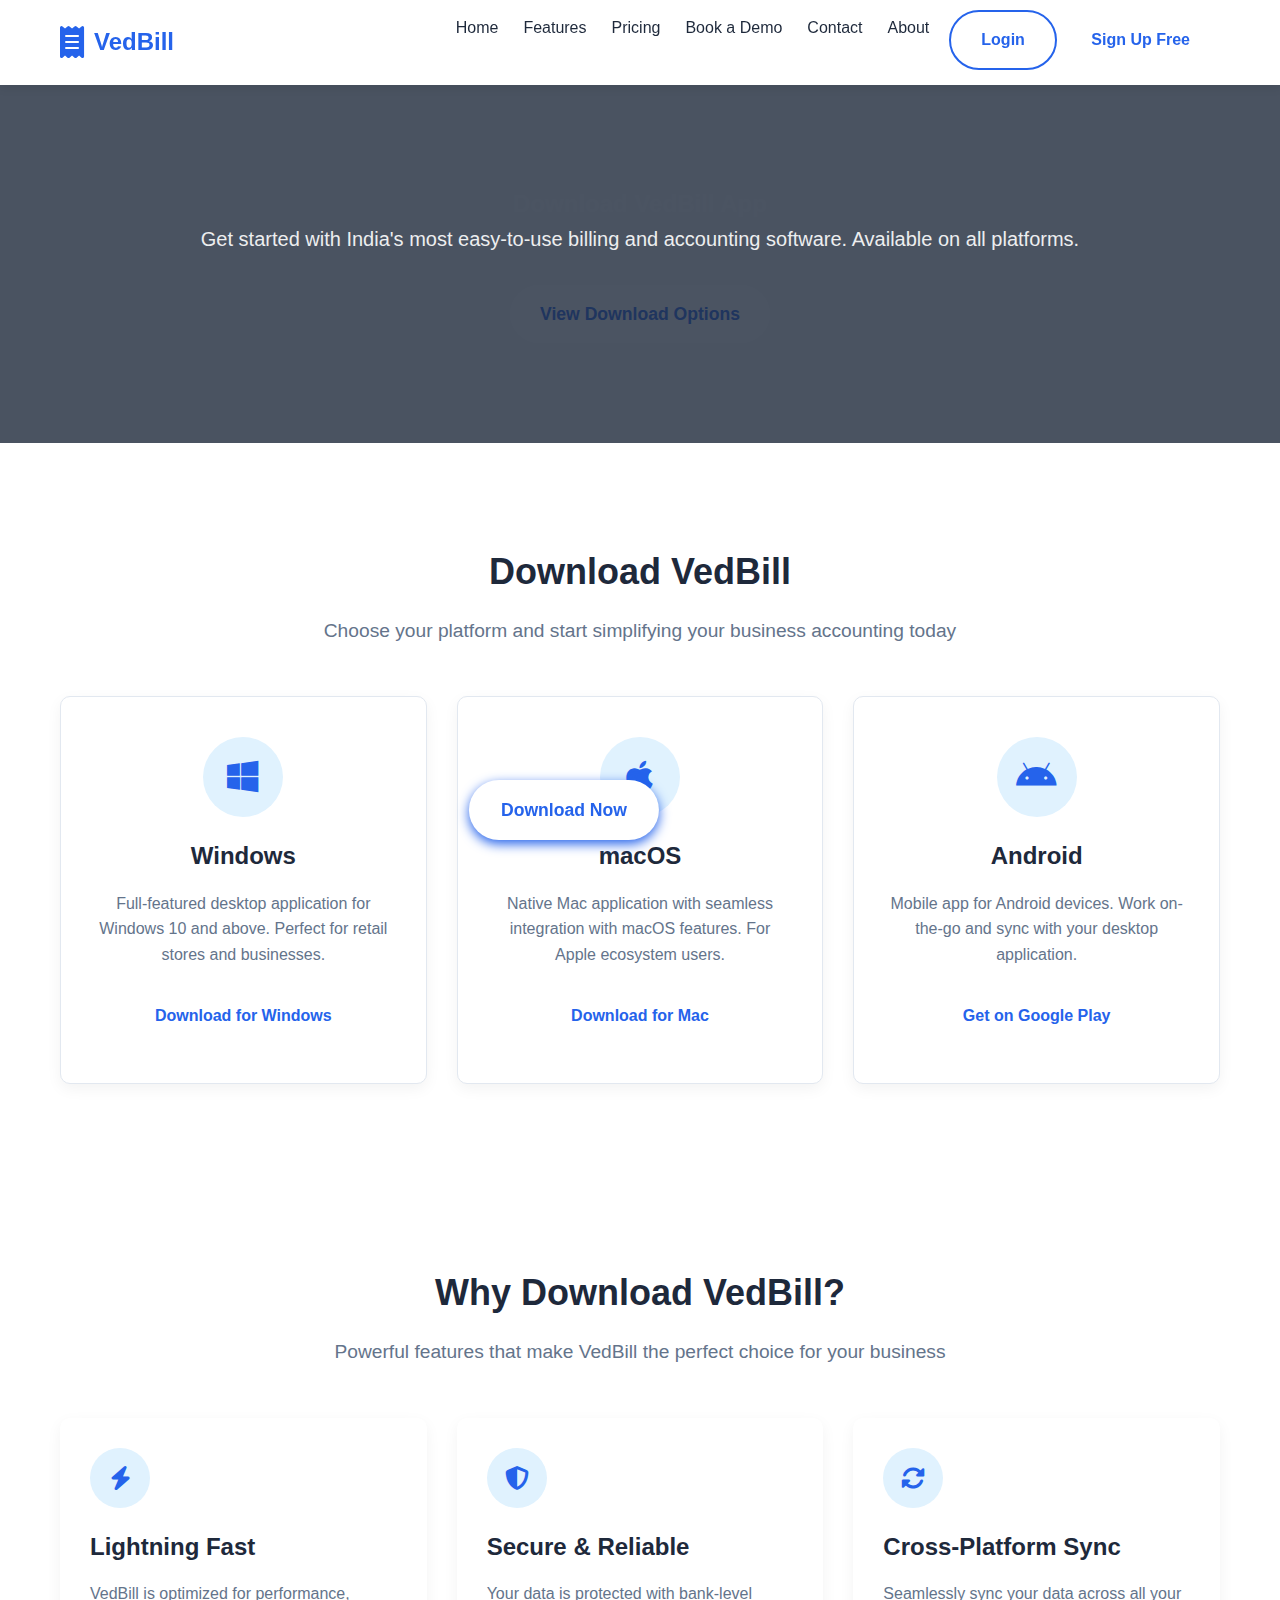
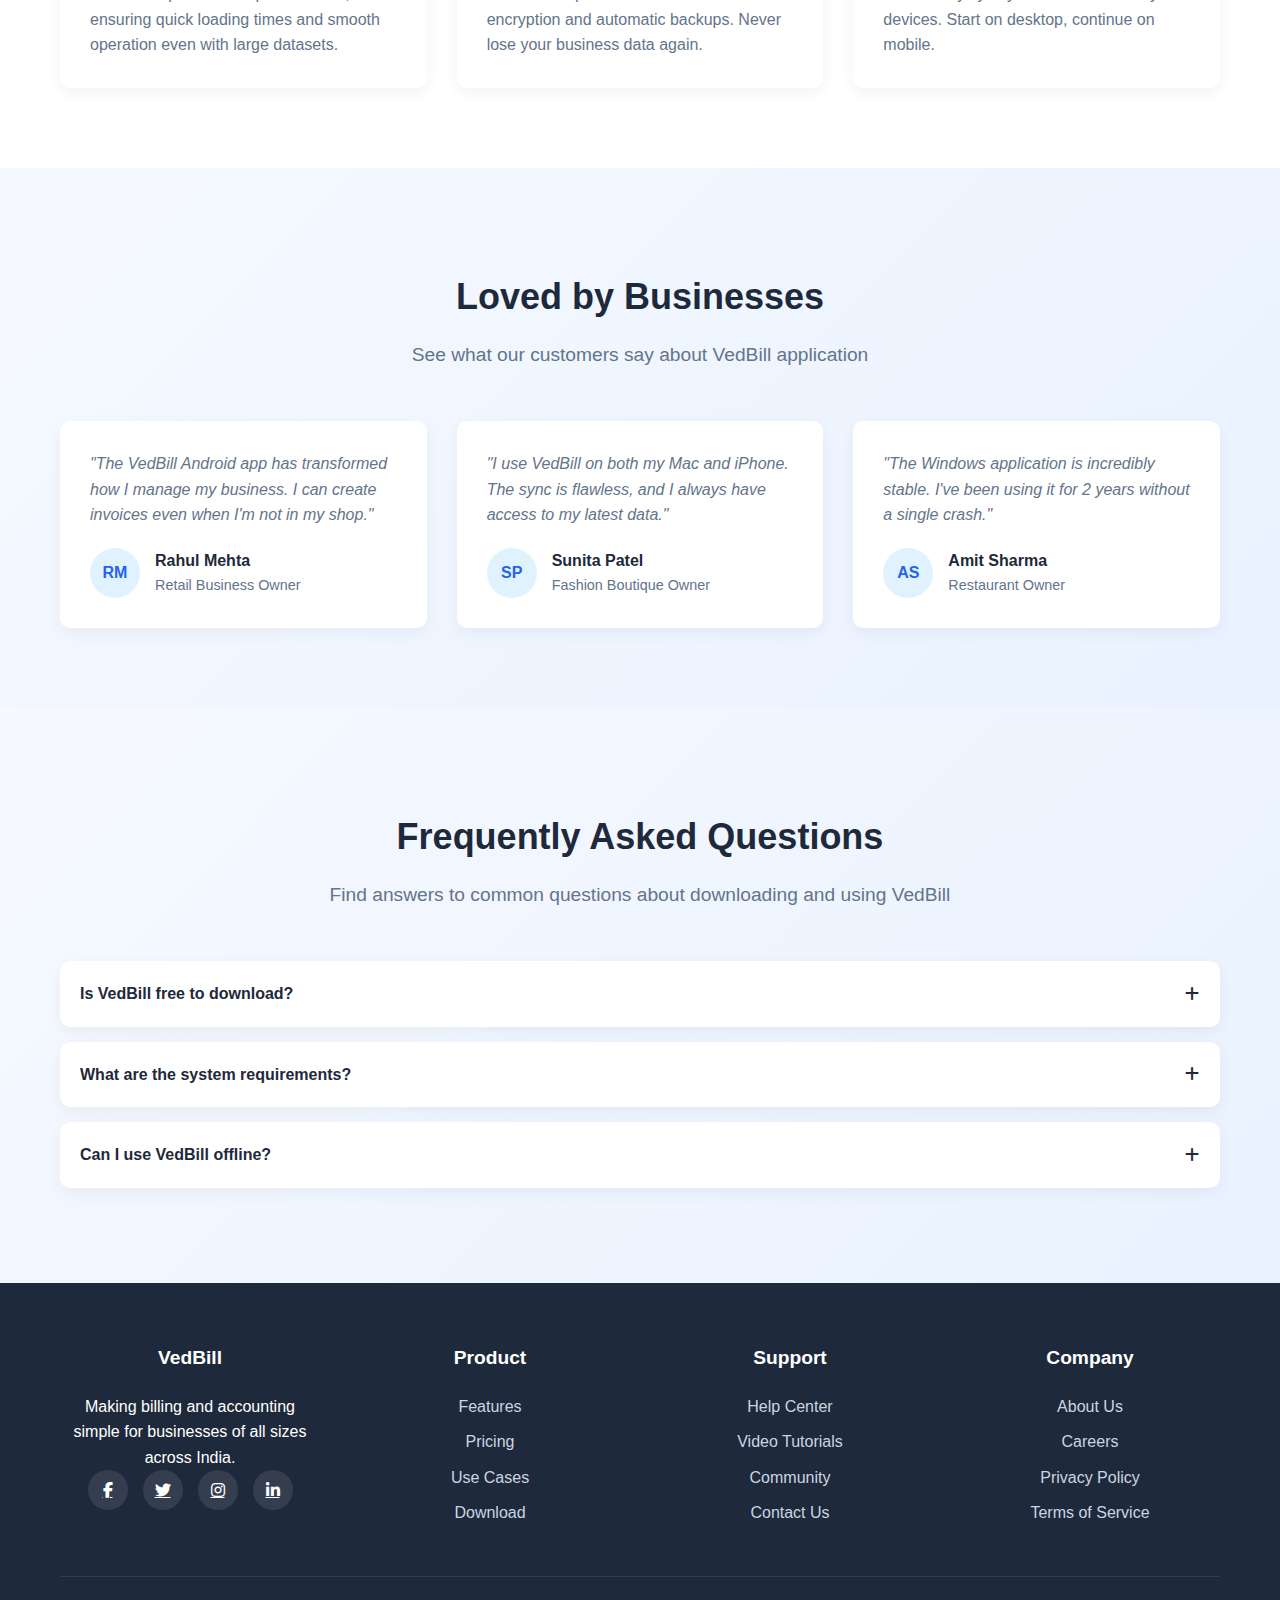
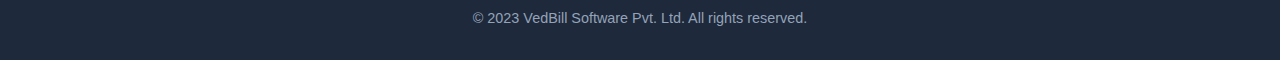
<file: download.html>
<!DOCTYPE html>
<html lang="en">

<head>
    <meta charset="UTF-8">
    <meta name="viewport" content="width=device-width, initial-scale=1.0">
    <title>VedBill - Download</title>
    <link rel="stylesheet" href="https://cdnjs.cloudflare.com/ajax/libs/font-awesome/6.4.0/css/all.min.css">
  <link rel="stylesheet" href="style.css?v=2">
</head>

<body>
    <!-- Header -->
     <header>
        <div class="container header-container">
            <div class="logo">
                <i class="fas fa-receipt" style="font-size: 32px; color: #2563eb;"></i>
                <h1>VedBill</h1>
            </div>
            
            <nav>
                <ul class="nav-menu">
                    <li><a href="index.html" >Home</a></li>
                    <li><a href="index.html#features">Features</a></li>
                    <li><a href="index.html#pricing">Pricing</a></li>
                    <li><a href="booking.html">Book a Demo</a></li>
                    <li><a href="contact.html">Contact</a></li>
                    <li><a href="about.html">About</a></li>
                    <div class="mobile-buttons" style="margin: -5px 0px 0px 20px;">
                        <a href="#" class="btn btn-outline">Login</a>
                        <a href="#" class="btn">Sign Up Free</a>
                    </div>
                </ul>
            </nav>
            <button class="mobile-menu-btn">
                <i class="fas fa-bars"></i>
            </button>
        </div>
    </header>


    <!-- Hero Section -->
    <section class="hero">
        <div class="container">
            <h2>Download VedBill App</h2>
            <p>Get started with India's most easy-to-use billing and accounting software. Available on all platforms.
            </p>
            <a href="#download" class="btn btn-large">View Download Options</a>
        </div>
    </section>

    <!-- Download Options -->
    <section class="download-options" id="download">
        <div class="container">
            <div class="section-title">
                <h2>Download VedBill</h2>
                <p>Choose your platform and start simplifying your business accounting today</p>
            </div>
            <div class="platform-grid">
                <div class="platform-card">
                    <div class="platform-icon">
                        <i class="fab fa-windows"></i>
                    </div>
                    <h3>Windows</h3>
                    <p>Full-featured desktop application for Windows 10 and above. Perfect for retail stores and
                        businesses.</p>
                    <a href="#" class="btn">Download for Windows</a>
                </div>
                <div class="platform-card">
                    <div class="platform-icon">
                        <i class="fab fa-apple"></i>
                    </div>
                    <h3>macOS</h3>
                    <p>Native Mac application with seamless integration with macOS features. For Apple ecosystem users.
                    </p>
                    <a href="#" class="btn">Download for Mac</a>
                </div>
                <div class="platform-card">
                    <div class="platform-icon">
                        <i class="fab fa-android"></i>
                    </div>
                    <h3>Android</h3>
                    <p>Mobile app for Android devices. Work on-the-go and sync with your desktop application.</p>
                    <a href="#" class="btn">Get on Google Play</a>
                </div>
            </div>
        </div>
    </section>

    <!-- Features Section -->
    <section class="features">
        <div class="container">
            <div class="section-title">
                <h2>Why Download VedBill?</h2>
                <p>Powerful features that make VedBill the perfect choice for your business</p>
            </div>
            <div class="features-grid">
                <div class="feature-card">
                    <div class="feature-icon">
                        <i class="fas fa-bolt"></i>
                    </div>
                    <h3>Lightning Fast</h3>
                    <p>VedBill is optimized for performance, ensuring quick loading times and smooth operation even with
                        large datasets.</p>
                </div>
                <div class="feature-card">
                    <div class="feature-icon">
                        <i class="fas fa-shield-alt"></i>
                    </div>
                    <h3>Secure & Reliable</h3>
                    <p>Your data is protected with bank-level encryption and automatic backups. Never lose your business
                        data again.</p>
                </div>
                <div class="feature-card">
                    <div class="feature-icon">
                        <i class="fas fa-sync-alt"></i>
                    </div>
                    <h3>Cross-Platform Sync</h3>
                    <p>Seamlessly sync your data across all your devices. Start on desktop, continue on mobile.</p>
                </div>
            </div>
        </div>
    </section>

    <!-- Testimonials -->
    <section class="testimonials">
        <div class="container">
            <div class="section-title">
                <h2>Loved by Businesses</h2>
                <p>See what our customers say about VedBill application</p>
            </div>
            <div class="testimonial-grid">
                <div class="testimonial-card">
                    <div class="testimonial-text">
                        "The VedBill Android app has transformed how I manage my business. I can create invoices even
                        when I'm not in my shop."
                    </div>
                    <div class="testimonial-author">
                        <div class="author-avatar">RM</div>
                        <div class="author-details">
                            <h4>Rahul Mehta</h4>
                            <p>Retail Business Owner</p>
                        </div>
                    </div>
                </div>
                <div class="testimonial-card">
                    <div class="testimonial-text">
                        "I use VedBill on both my Mac and iPhone. The sync is flawless, and I always have access to my
                        latest data."
                    </div>
                    <div class="testimonial-author">
                        <div class="author-avatar">SP</div>
                        <div class="author-details">
                            <h4>Sunita Patel</h4>
                            <p>Fashion Boutique Owner</p>
                        </div>
                    </div>
                </div>
                <div class="testimonial-card">
                    <div class="testimonial-text">
                        "The Windows application is incredibly stable. I've been using it for 2 years without a single
                        crash."
                    </div>
                    <div class="testimonial-author">
                        <div class="author-avatar">AS</div>
                        <div class="author-details">
                            <h4>Amit Sharma</h4>
                            <p>Restaurant Owner</p>
                        </div>
                    </div>
                </div>
            </div>
        </div>
    </section>

    <!-- FAQ Section -->
    <section class="faq">
        <div class="container">
            <div class="section-title">
                <h2>Frequently Asked Questions</h2>
                <p>Find answers to common questions about downloading and using VedBill</p>
            </div>
            <div class="accordion">
                <div class="accordion-item">
                    <div class="accordion-header">
                        <span>Is VedBill free to download?</span>
                        <i class="fas fa-plus"></i>
                    </div>
                    <div class="accordion-content">
                        <p>Yes, VedBill offers a free version with basic features. You can download and use it without
                            any cost. We also offer premium plans with advanced features for growing businesses.</p>
                    </div>
                </div>
                <div class="accordion-item">
                    <div class="accordion-header">
                        <span>What are the system requirements?</span>
                        <i class="fas fa-plus"></i>
                    </div>
                    <div class="accordion-content">
                        <p>For Windows: Windows 10 or later, 4GB RAM, 500MB free disk space. For macOS: macOS 10.14 or
                            later, 4GB RAM. For Android: Android 8.0 or later.</p>
                    </div>
                </div>
                <div class="accordion-item">
                    <div class="accordion-header">
                        <span>Can I use VedBill offline?</span>
                        <i class="fas fa-plus"></i>
                    </div>
                    <div class="accordion-content">
                        <p>Yes, all our applications work offline. Your data will sync automatically when you're back
                            online.</p>
                    </div>
                </div>
            </div>
        </div>
    </section>

    <!-- Fixed Download Button -->
    <div class="fixed-download-btn">
        <a href="download.html" class="btn btn-large btn-download">Download Now</a>
    </div>

    <!-- Footer -->
    <footer>
        <div class="container">
            <div class="footer-grid">
                <div class="footer-column">
                    <h3>VedBill</h3>
                    <p>Making billing and accounting simple for businesses of all sizes across India.</p>
                    <div class="social-links">
                        <a href="#"><i class="fab fa-facebook-f"></i></a>
                        <a href="#"><i class="fab fa-twitter"></i></a>
                        <a href="#"><i class="fab fa-instagram"></i></a>
                        <a href="#"><i class="fab fa-linkedin-in"></i></a>
                    </div>
                </div>
                <div class="footer-column">
                    <h3>Product</h3>
                    <ul>
                        <li><a href="index.html#features">Features</a></li>
                        <li><a href="index.html#pricing">Pricing</a></li>
                        <li><a href="#">Use Cases</a></li>
                        <li><a href="#download">Download</a></li>
                    </ul>
                </div>
                <div class="footer-column">
                    <h3>Support</h3>
                    <ul>
                        <li><a href="#">Help Center</a></li>
                        <li><a href="#">Video Tutorials</a></li>
                        <li><a href="#">Community</a></li>
                        <li><a href="contact.html">Contact Us</a></li>
                    </ul>
                </div>
                <div class="footer-column">
                    <h3>Company</h3>
                    <ul>
                        <li><a href="#">About Us</a></li>
                        <li><a href="#">Careers</a></li>
                        <li><a href="#">Privacy Policy</a></li>
                        <li><a href="#">Terms of Service</a></li>
                    </ul>
                </div>
            </div>
            <div class="footer-bottom">
                <p>&copy; 2023 VedBill Software Pvt. Ltd. All rights reserved.</p>
            </div>
        </div>
    </footer>

    <script>
        // Mobile menu toggle
        document.querySelector('.mobile-menu-btn').addEventListener('click', function () {
            const navMenu = document.querySelector('.nav-menu');
            navMenu.classList.toggle('active');

            // Change icon when menu is open/closed
            const icon = this.querySelector('i');
            if (navMenu.classList.contains('active')) {
                icon.classList.remove('fa-bars');
                icon.classList.add('fa-times');
            } else {
                icon.classList.remove('fa-times');
                icon.classList.add('fa-bars');
            }
        });

        // Close mobile menu when clicking on a link
        document.querySelectorAll('.nav-menu a').forEach(link => {
            link.addEventListener('click', () => {
                document.querySelector('.nav-menu').classList.remove('active');
                // Reset menu icon
                const menuBtnIcon = document.querySelector('.mobile-menu-btn i');
                menuBtnIcon.classList.remove('fa-times');
                menuBtnIcon.classList.add('fa-bars');
            });
        });

        // FAQ Accordion
        document.querySelectorAll('.accordion-header').forEach(header => {
            header.addEventListener('click', () => {
                const content = header.nextElementSibling;
                const icon = header.querySelector('i');

                // Toggle active class
                content.classList.toggle('active');

                // Change icon
                if (content.classList.contains('active')) {
                    icon.classList.remove('fa-plus');
                    icon.classList.add('fa-minus');
                } else {
                    icon.classList.remove('fa-minus');
                    icon.classList.add('fa-plus');
                }
            });
        });

        // Smooth scrolling for navigation links
        document.querySelectorAll('a[href^="#"]').forEach(anchor => {
            anchor.addEventListener('click', function (e) {
                if (this.getAttribute('href') === '#') return;

                e.preventDefault();
                const targetId = this.getAttribute('href');
                const targetElement = document.querySelector(targetId);

                if (targetElement) {
                    window.scrollTo({
                        top: targetElement.offsetTop - 80,
                        behavior: 'smooth'
                    });
                }
            });
        });
    </script>
</body>

</html>
</file>
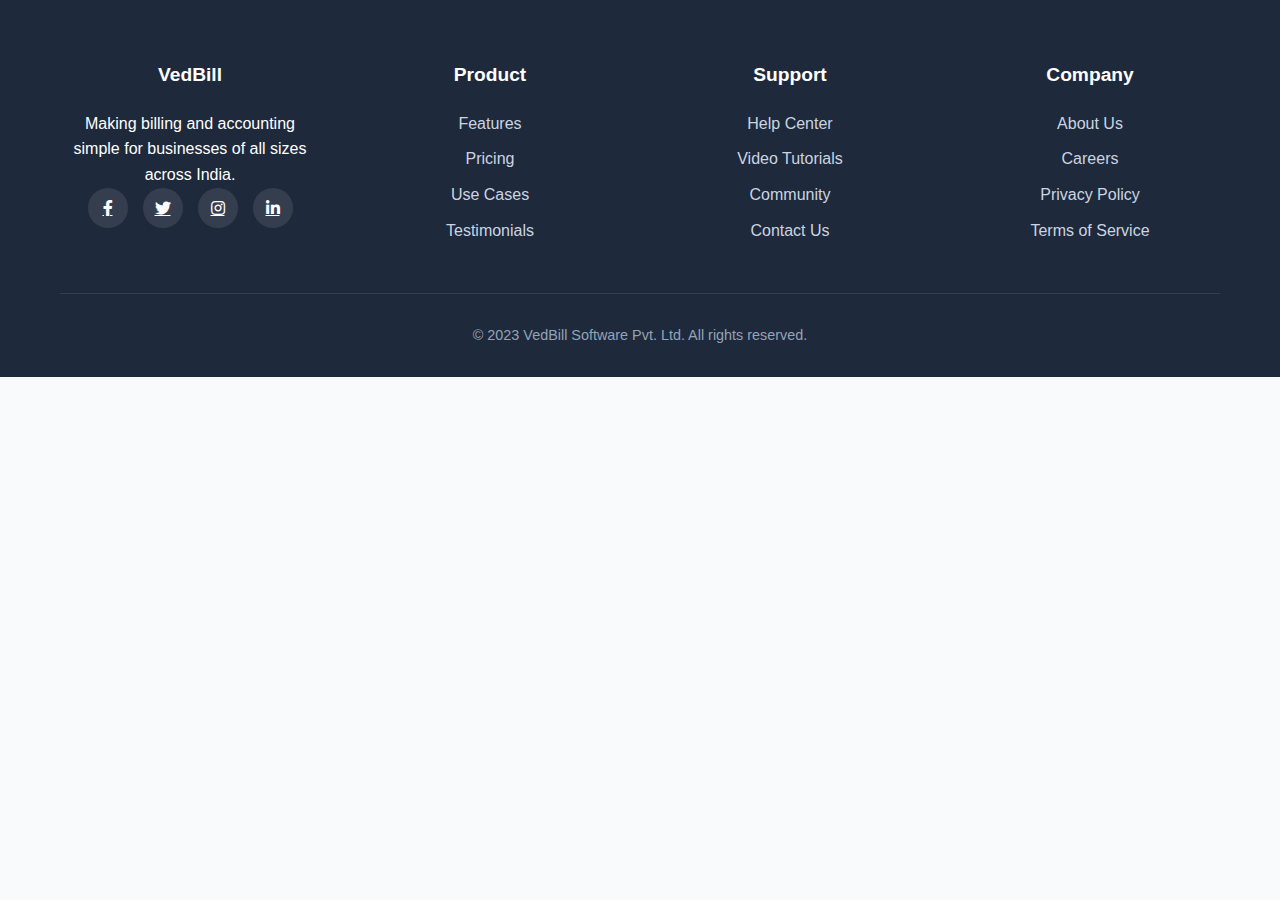
<file: footer.html>
<!DOCTYPE html>
 <html>
    <head>
        <meta charset="UTF-8">
        <meta name="viewport" content="width=device-width, initial-scale=1.0">
        <title>VedBill - Simplifying Billing and Accounting for Indian Businesses</title>
        <link rel="stylesheet" href="style.css">
        <link rel="stylesheet" href="https://cdnjs.cloudflare.com/ajax/libs/font-awesome/5.15.4/css/all.min.css">
    </head>
   <body>
 <!-- Footer -->
    <footer id="contact">
        <div class="container">
            <div class="footer-grid">
                <div class="footer-column">
                    <h3>VedBill</h3>
                    <p>Making billing and accounting simple for businesses of all sizes across India.</p>
                    <div class="social-links">
                        <a href="#"><i class="fab fa-facebook-f"></i></a>
                        <a href="#"><i class="fab fa-twitter"></i></a>
                        <a href="#"><i class="fab fa-instagram"></i></a>
                        <a href="#"><i class="fab fa-linkedin-in"></i></a>
                    </div>
                </div>
                <div class="footer-column">
                    <h3>Product</h3>
                    <ul>
                        <li><a href="#features">Features</a></li>
                        <li><a href="#pricing">Pricing</a></li>
                        <li><a href="#">Use Cases</a></li>
                        <li><a href="#testimonials">Testimonials</a></li>
                    </ul>
                </div>
                <div class="footer-column">
                    <h3>Support</h3>
                    <ul>
                        <li><a href="#">Help Center</a></li>
                        <li><a href="#">Video Tutorials</a></li>
                        <li><a href="#">Community</a></li>
                        <li><a href="#contact">Contact Us</a></li>
                    </ul>
                </div>
                <div class="footer-column">
                    <h3>Company</h3>
                    <ul>
                        <li><a href="#">About Us</a></li>
                        <li><a href="#">Careers</a></li>
                        <li><a href="#">Privacy Policy</a></li>
                        <li><a href="#">Terms of Service</a></li>
                    </ul>
                </div>
            </div>
            <div class="footer-bottom">
                <p>&copy; 2023 VedBill Software Pvt. Ltd. All rights reserved.</p>
            </div>
        </div>
    </footer>
     <script src="main.js"></script>
   </body> </html>
</file>
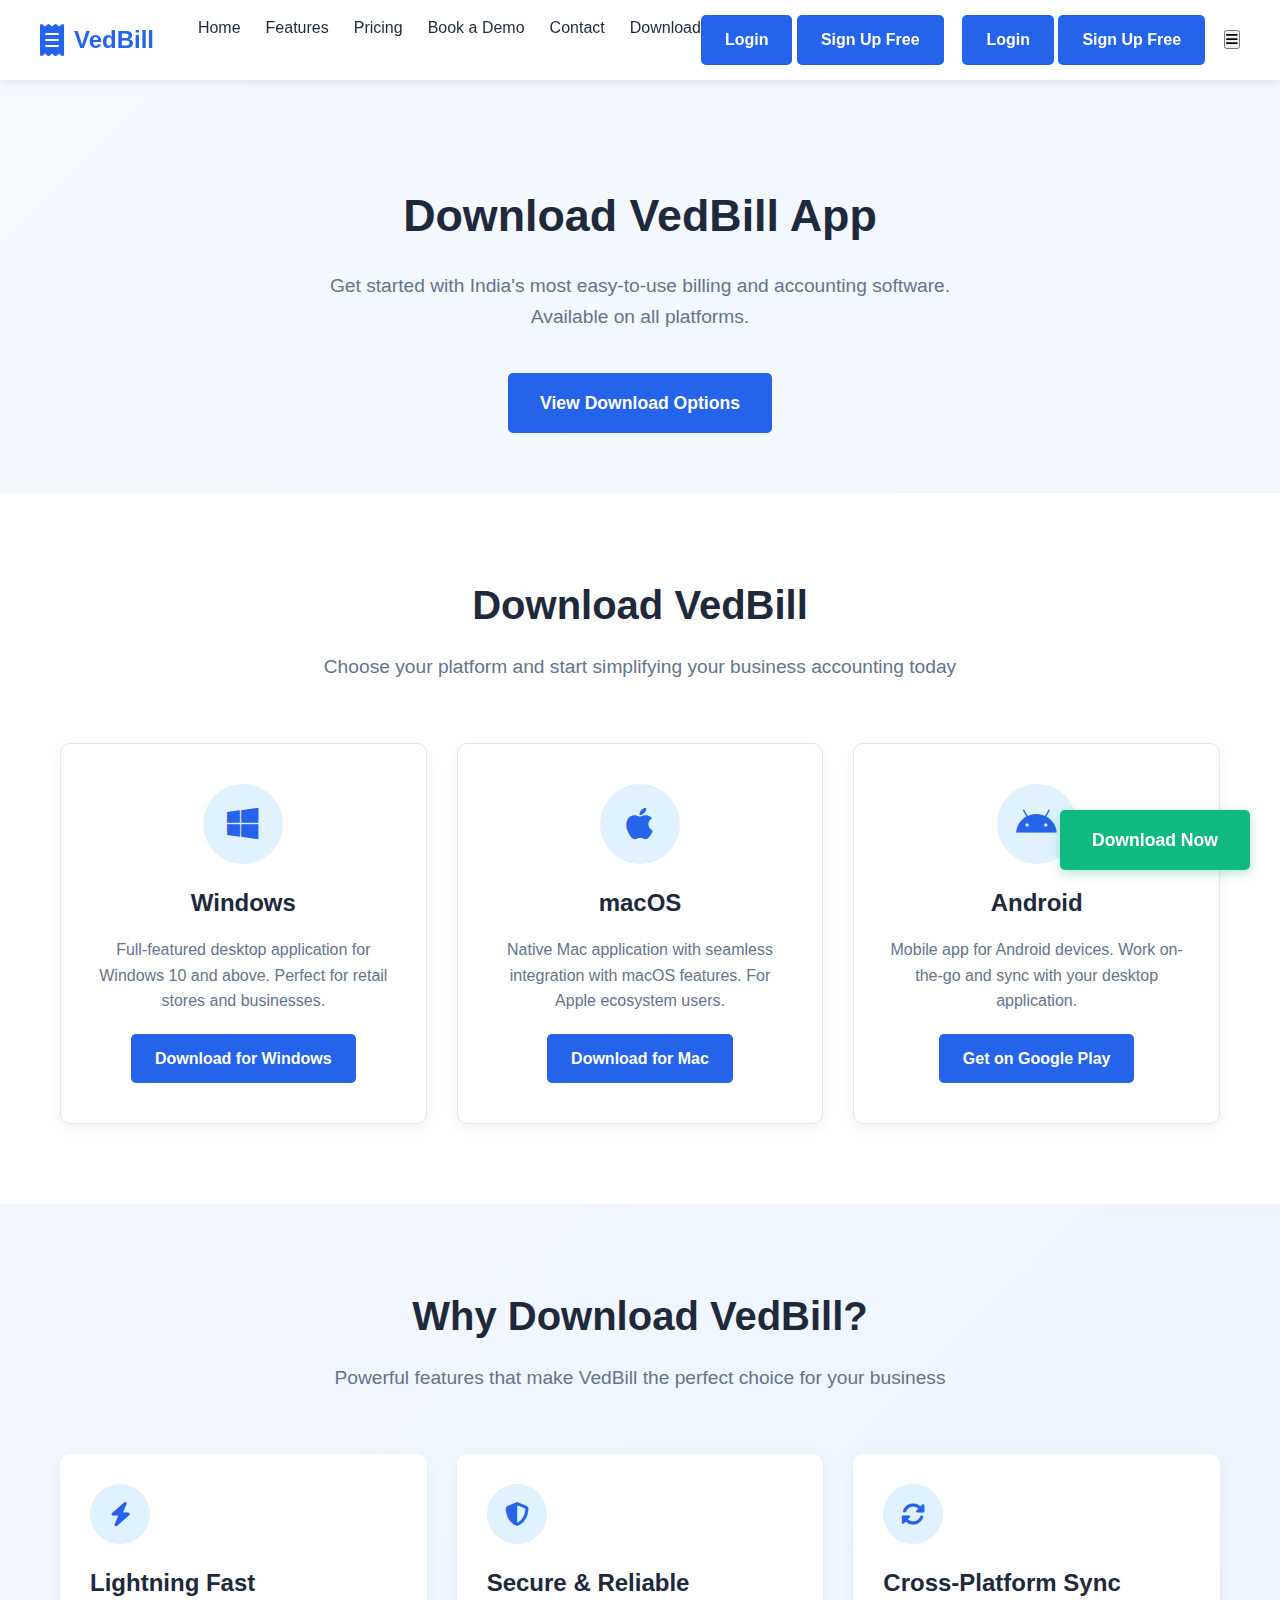
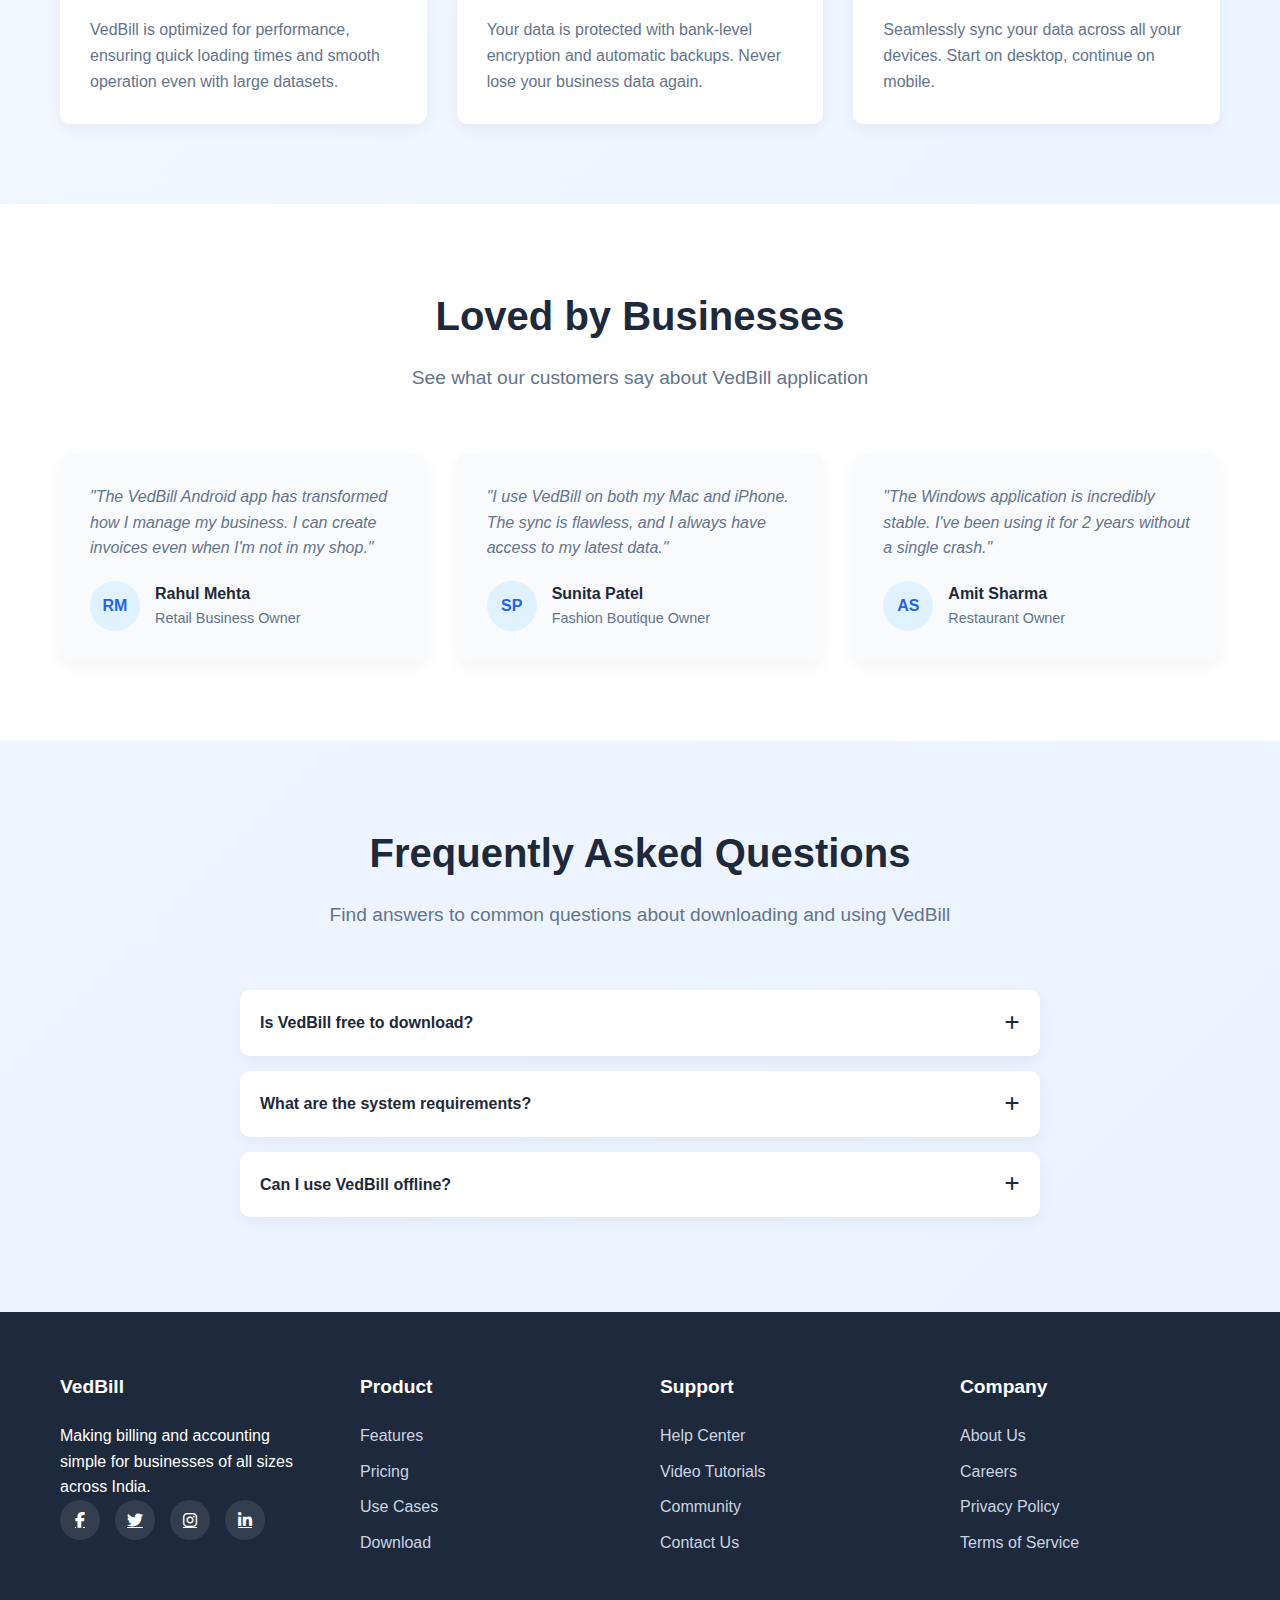
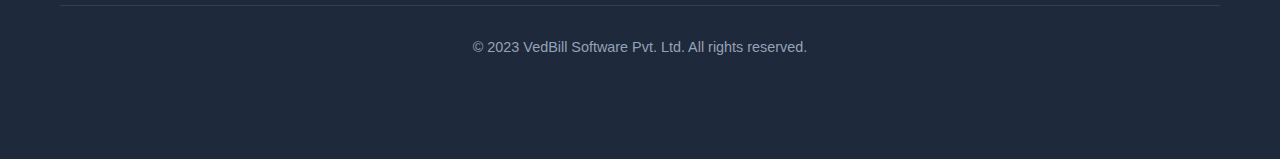
<file: main.html>
<!DOCTYPE html>
<html lang="en">
<head>
    <meta charset="UTF-8">
    <meta name="viewport" content="width=device-width, initial-scale=1.0">
    <title>VedBill - Download</title>
    <link rel="stylesheet" href="https://cdnjs.cloudflare.com/ajax/libs/font-awesome/6.4.0/css/all.min.css">
    <style>
        :root {
            --primary: #2563eb;
            --secondary: #4f46e5;
            --accent: #22d3ee;
            --light: #f8fafc;
            --dark: #1e293b;
            --success: #10b981;
        }
        
        * {
            margin: 0;
            padding: 0;
            box-sizing: border-box;
            font-family: 'Segoe UI', Tahoma, Geneva, Verdana, sans-serif;
        }
        
        body {
            color: var(--dark);
            line-height: 1.6;
            background: linear-gradient(135deg, #f6f9ff 0%, #e9f2ff 100%);
            min-height: 100vh;
        }
        
        .container {
            width: 100%;
            max-width: 1200px;
            margin: 0 auto;
            padding: 0 20px;
        }
        
        /* Header Styles */
        header {
            background-color: white;
            box-shadow: 0 2px 10px rgba(0, 0, 0, 0.1);
            position: sticky;
            top: 0;
            z-index: 100;
        }
        
        .header-container {
            display: flex;
            justify-content: space-between;
            align-items: center;
            padding: 15px 0;
        }
        
        .logo {
            display: flex;
            align-items: center;
        }
        
        .logo h1 {
            font-size: 24px;
            font-weight: 700;
            color: var(--primary);
            margin-left: 10px;
        }
        
        nav ul {
            display: flex;
            list-style: none;
        }
        
        nav ul li {
            margin-left: 25px;
        }
        
        nav ul li a {
            text-decoration: none;
            color: var(--dark);
            font-weight: 500;
            transition: color 0.3s;
        }
        
        nav ul li a:hover {
            color: var(--primary);
        }
        
        .btn {
            display: inline-block;
            padding: 12px 24px;
            background-color: var(--primary);
            color: white;
            border-radius: 5px;
            text-decoration: none;
            font-weight: 600;
            transition: all 0.3s;
            border: none;
            cursor: pointer;
        }
        
        .btn:hover {
            background-color: var(--secondary);
            transform: translateY(-2px);
        }
        
        .btn-large {
            padding: 16px 32px;
            font-size: 1.1rem;
        }
        
        .btn-download {
            background-color: var(--success);
            box-shadow: 0 4px 12px rgba(16, 185, 129, 0.3);
        }
        
        .btn-download:hover {
            background-color: #0da271;
            transform: translateY(-2px);
            box-shadow: 0 6px 16px rgba(16, 185, 129, 0.4);
        }
        
        /* Fixed Download Button */
        .fixed-download-btn {
            position: fixed;
            bottom: 30px;
            right: 30px;
            z-index: 1000; /* Increased z-index to ensure it's above other elements */
            animation: pulse 2s infinite;
        }
        
        @keyframes pulse {
            0% {
                transform: scale(1);
                box-shadow: 0 4px 12px rgba(16, 185, 129, 0.3);
            }
            50% {
                transform: scale(1.05);
                box-shadow: 0 6px 16px rgba(16, 185, 129, 0.5);
            }
            100% {
                transform: scale(1);
                box-shadow: 0 4px 12px rgba(16, 185, 129, 0.3);
            }
        }
        
        /* Hero Section */
        .hero {
            padding: 100px 0 60px;
            text-align: center;
        }
        
        .hero h2 {
            font-size: 2.8rem;
            font-weight: 800;
            margin-bottom: 20px;
            color: var(--dark);
        }
        
        .hero p {
            font-size: 1.2rem;
            margin-bottom: 40px;
            color: #64748b;
            max-width: 700px;
            margin-left: auto;
            margin-right: auto;
        }
        
        /* Download Options */
        .download-options {
            padding: 80px 0;
            background-color: white;
        }
        
        .section-title {
            text-align: center;
            margin-bottom: 60px;
        }
        
        .section-title h2 {
            font-size: 2.5rem;
            color: var(--dark);
            margin-bottom: 15px;
        }
        
        .section-title p {
            font-size: 1.2rem;
            color: #64748b;
            max-width: 700px;
            margin: 0 auto;
        }
        
        .platform-grid {
            display: grid;
            grid-template-columns: repeat(auto-fit, minmax(300px, 1fr));
            gap: 30px;
        }
        
        .platform-card {
            background-color: white;
            border-radius: 10px;
            padding: 40px 30px;
            box-shadow: 0 5px 15px rgba(0, 0, 0, 0.05);
            text-align: center;
            transition: transform 0.3s;
            border: 1px solid #e2e8f0;
            display: flex;
            flex-direction: column;
            align-items: center;
        }
        
        .platform-card:hover {
            transform: translateY(-5px);
            box-shadow: 0 15px 30px rgba(0, 0, 0, 0.1);
        }
        
        .platform-icon {
            width: 80px;
            height: 80px;
            background-color: #e0f2fe;
            border-radius: 50%;
            display: flex;
            align-items: center;
            justify-content: center;
            margin-bottom: 20px;
            color: var(--primary);
            font-size: 36px;
        }
        
        .platform-card h3 {
            font-size: 1.5rem;
            margin-bottom: 15px;
            color: var(--dark);
        }
        
        .platform-card p {
            color: #64748b;
            margin-bottom: 20px;
            flex-grow: 1;
        }
        
        /* Features Section */
        .features {
            padding: 80px 0;
        }
        
        .features-grid {
            display: grid;
            grid-template-columns: repeat(auto-fit, minmax(300px, 1fr));
            gap: 30px;
        }
        
        .feature-card {
            background-color: white;
            border-radius: 10px;
            padding: 30px;
            box-shadow: 0 5px 15px rgba(0, 0, 0, 0.05);
            transition: transform 0.3s, box-shadow 0.3s;
        }
        
        .feature-card:hover {
            transform: translateY(-5px);
            box-shadow: 0 15px 30px rgba(0, 0, 0, 0.1);
        }
        
        .feature-icon {
            width: 60px;
            height: 60px;
            background-color: #e0f2fe;
            border-radius: 50%;
            display: flex;
            align-items: center;
            justify-content: center;
            margin-bottom: 20px;
            color: var(--primary);
            font-size: 24px;
        }
        
        .feature-card h3 {
            font-size: 1.5rem;
            margin-bottom: 15px;
            color: var(--dark);
        }
        
        .feature-card p {
            color: #64748b;
        }
        
        /* Testimonials */
        .testimonials {
            padding: 80px 0;
            background-color: white;
        }
        
        .testimonial-grid {
            display: grid;
            grid-template-columns: repeat(auto-fit, minmax(300px, 1fr));
            gap: 30px;
        }
        
        .testimonial-card {
            background-color: #f8fafc;
            border-radius: 10px;
            padding: 30px;
            box-shadow: 0 5px 15px rgba(0, 0, 0, 0.05);
        }
        
        .testimonial-text {
            font-style: italic;
            margin-bottom: 20px;
            color: #64748b;
        }
        
        .testimonial-author {
            display: flex;
            align-items: center;
        }
        
        .author-avatar {
            width: 50px;
            height: 50px;
            border-radius: 50%;
            background-color: #e0f2fe;
            display: flex;
            align-items: center;
            justify-content: center;
            margin-right: 15px;
            color: var(--primary);
            font-weight: bold;
        }
        
        .author-details h4 {
            color: var(--dark);
        }
        
        .author-details p {
            color: #64748b;
            font-size: 0.9rem;
        }
        
        /* FAQ Section */
        .faq {
            padding: 80px 0;
        }
        
        .accordion {
            max-width: 800px;
            margin: 0 auto;
        }
        
        .accordion-item {
            background-color: white;
            border-radius: 10px;
            margin-bottom: 15px;
            box-shadow: 0 5px 15px rgba(0, 0, 0, 0.05);
            overflow: hidden;
        }
        
        .accordion-header {
            padding: 20px;
            cursor: pointer;
            display: flex;
            justify-content: space-between;
            align-items: center;
            font-weight: 600;
        }
        
        .accordion-content {
            padding: 0 20px;
            max-height: 0;
            overflow: hidden;
            transition: max-height 0.3s ease, padding 0.3s ease;
        }
        
        .accordion-content.active {
            max-height: 300px;
            padding: 0 20px 20px;
        }
        
        /* Footer */
        footer {
            background-color: var(--dark);
            color: white;
            padding: 60px 0 100px; /* Added padding at bottom for mobile button */
        }
        
        .footer-grid {
            display: grid;
            grid-template-columns: repeat(auto-fit, minmax(200px, 1fr));
            gap: 40px;
            margin-bottom: 40px;
        }
        
        .footer-column h3 {
            font-size: 1.2rem;
            margin-bottom: 20px;
            color: white;
        }
        
        .footer-column ul {
            list-style: none;
        }
        
        .footer-column ul li {
            margin-bottom: 10px;
        }
        
        .footer-column ul li a {
            color: #cbd5e1;
            text-decoration: none;
            transition: color 0.3s;
        }
        
        .footer-column ul li a:hover {
            color: white;
        }
        
        .social-links {
            display: flex;
            gap: 15px;
        }
        
        .social-links a {
            width: 40px;
            height: 40px;
            border-radius: 50%;
            background-color: rgba(255, 255, 255, 0.1);
            display: flex;
            align-items: center;
            justify-content: center;
            color: white;
            transition: background-color 0.3s;
        }
        
        .social-links a:hover {
            background-color: var(--primary);
        }
        
        .footer-bottom {
            text-align: center;
            padding-top: 30px;
            border-top: 1px solid rgba(255, 255, 255, 0.1);
            color: #94a3b8;
            font-size: 0.9rem;
        }
        
        /* Responsive Design - Fixed for Mobile */
        @media (max-width: 992px) {
            .hero h2 {
                font-size: 2.2rem;
            }
            
            .fixed-download-btn {
                bottom: 20px;
                right: 20px;
                left: auto; /* Reset left property */
                width: auto; /* Reset width */
            }
            
            .fixed-download-btn .btn {
                padding: 12px 20px;
                font-size: 1rem;
            }
            
            nav ul {
                display: none; /* Hide desktop nav */
            }
            
            .mobile-menu-btn {
                display: block;
                font-size: 24px;
                background: none;
                border: none;
                color: var(--dark);
                cursor: pointer;
            }
        }
        
        @media (max-width: 768px) {
            .hero h2 {
                font-size: 1.8rem;
            }
            
            .section-title h2 {
                font-size: 2rem;
            }
            
            /* Mobile-specific fixed button */
            .fixed-download-btn {
                position: fixed;
                bottom: 15px;
                left: 15px;
                right: 15px;
                width: auto;
                z-index: 1000;
                display: flex;
                justify-content: center;
            }
            
            .fixed-download-btn .btn {
                width: 100%;
                text-align: center;
                padding: 16px;
                font-size: 1.1rem;
            }
            
            .platform-card, .feature-card, .testimonial-card {
                padding: 20px;
            }
            
            /* Mobile menu styles */
            nav ul {
                position: fixed;
                top: 0;
                right: -100%;
                width: 70%;
                height: 100vh;
                background-color: white;
                flex-direction: column;
                padding: 80px 30px 30px;
                transition: right 0.3s ease;
                box-shadow: -5px 0 15px rgba(0, 0, 0, 0.1);
                z-index: 100;
            }
            
            nav ul.active {
                right: 0;
            }
            
            nav ul li {
                margin: 15px 0;
                width: 100%;
            }
            
            .mobile-buttons {
                display: flex;
                flex-direction: column;
                gap: 15px;
                margin-top: 20px;
            }
            
            .mobile-buttons .btn {
                text-align: center;
            }
        }

        @media (max-width: 480px) {
            .fixed-download-btn {
                bottom: 10px;
                left: 10px;
                right: 10px;
            }
            
            .fixed-download-btn .btn {
                padding: 14px;
                font-size: 1rem;
            }
        }
    </style>
</head>
<body>
    <!-- Header -->
    <header>
        <div class="container header-container">
            <div class="logo">
                <i class="fas fa-receipt" style="font-size: 32px; color: #2563eb;"></i>
                <h1>VedBill</h1>
            </div>
            <nav>
                <ul class="nav-menu">
                    <li><a href="index.html">Home</a></li>
                    <li><a href="index.html#features">Features</a></li>
                    <li><a href="index.html#pricing">Pricing</a></li>
                    <li><a href="booking.html">Book a Demo</a></li>
                    <li><a href="contact.html">Contact</a></li>
                    <li><a href="#download">Download</a></li>
                    <div class="mobile-buttons">
                        <a href="#" class="btn btn-outline">Login</a>
                        <a href="#" class="btn">Sign Up Free</a>
                    </div>
                </ul>
            </nav>
            <div class="header-buttons">
                <a href="#" class="btn btn-outline">Login</a>
                <a href="#" class="btn">Sign Up Free</a>
            </div>
            <button class="mobile-menu-btn">
                <i class="fas fa-bars"></i>
            </button>
        </div>
    </header>

    <!-- Hero Section -->
    <section class="hero">
        <div class="container">
            <h2>Download VedBill App</h2>
            <p>Get started with India's most easy-to-use billing and accounting software. Available on all platforms.</p>
            <a href="#download" class="btn btn-large">View Download Options</a>
        </div>
    </section>

    <!-- Download Options -->
    <section class="download-options" id="download">
        <div class="container">
            <div class="section-title">
                <h2>Download VedBill</h2>
                <p>Choose your platform and start simplifying your business accounting today</p>
            </div>
            <div class="platform-grid">
                <div class="platform-card">
                    <div class="platform-icon">
                        <i class="fab fa-windows"></i>
                    </div>
                    <h3>Windows</h3>
                    <p>Full-featured desktop application for Windows 10 and above. Perfect for retail stores and businesses.</p>
                    <a href="#" class="btn">Download for Windows</a>
                </div>
                <div class="platform-card">
                    <div class="platform-icon">
                        <i class="fab fa-apple"></i>
                    </div>
                    <h3>macOS</h3>
                    <p>Native Mac application with seamless integration with macOS features. For Apple ecosystem users.</p>
                    <a href="#" class="btn">Download for Mac</a>
                </div>
                <div class="platform-card">
                    <div class="platform-icon">
                        <i class="fab fa-android"></i>
                    </div>
                    <h3>Android</h3>
                    <p>Mobile app for Android devices. Work on-the-go and sync with your desktop application.</p>
                    <a href="#" class="btn">Get on Google Play</a>
                </div>
            </div>
        </div>
    </section>

    <!-- Features Section -->
    <section class="features">
        <div class="container">
            <div class="section-title">
                <h2>Why Download VedBill?</h2>
                <p>Powerful features that make VedBill the perfect choice for your business</p>
            </div>
            <div class="features-grid">
                <div class="feature-card">
                    <div class="feature-icon">
                        <i class="fas fa-bolt"></i>
                    </div>
                    <h3>Lightning Fast</h3>
                    <p>VedBill is optimized for performance, ensuring quick loading times and smooth operation even with large datasets.</p>
                </div>
                <div class="feature-card">
                    <div class="feature-icon">
                        <i class="fas fa-shield-alt"></i>
                    </div>
                    <h3>Secure & Reliable</h3>
                    <p>Your data is protected with bank-level encryption and automatic backups. Never lose your business data again.</p>
                </div>
                <div class="feature-card">
                    <div class="feature-icon">
                        <i class="fas fa-sync-alt"></i>
                    </div>
                    <h3>Cross-Platform Sync</h3>
                    <p>Seamlessly sync your data across all your devices. Start on desktop, continue on mobile.</p>
                </div>
            </div>
        </div>
    </section>

    <!-- Testimonials -->
    <section class="testimonials">
        <div class="container">
            <div class="section-title">
                <h2>Loved by Businesses</h2>
                <p>See what our customers say about VedBill application</p>
            </div>
            <div class="testimonial-grid">
                <div class="testimonial-card">
                    <div class="testimonial-text">
                        "The VedBill Android app has transformed how I manage my business. I can create invoices even when I'm not in my shop."
                    </div>
                    <div class="testimonial-author">
                        <div class="author-avatar">RM</div>
                        <div class="author-details">
                            <h4>Rahul Mehta</h4>
                            <p>Retail Business Owner</p>
                        </div>
                    </div>
                </div>
                <div class="testimonial-card">
                    <div class="testimonial-text">
                        "I use VedBill on both my Mac and iPhone. The sync is flawless, and I always have access to my latest data."
                    </div>
                    <div class="testimonial-author">
                        <div class="author-avatar">SP</div>
                        <div class="author-details">
                            <h4>Sunita Patel</h4>
                            <p>Fashion Boutique Owner</p>
                        </div>
                    </div>
                </div>
                <div class="testimonial-card">
                    <div class="testimonial-text">
                        "The Windows application is incredibly stable. I've been using it for 2 years without a single crash."
                    </div>
                    <div class="testimonial-author">
                        <div class="author-avatar">AS</div>
                        <div class="author-details">
                            <h4>Amit Sharma</h4>
                            <p>Restaurant Owner</p>
                        </div>
                    </div>
                </div>
            </div>
        </div>
    </section>

    <!-- FAQ Section -->
    <section class="faq">
        <div class="container">
            <div class="section-title">
                <h2>Frequently Asked Questions</h2>
                <p>Find answers to common questions about downloading and using VedBill</p>
            </div>
            <div class="accordion">
                <div class="accordion-item">
                    <div class="accordion-header">
                        <span>Is VedBill free to download?</span>
                        <i class="fas fa-plus"></i>
                    </div>
                    <div class="accordion-content">
                        <p>Yes, VedBill offers a free version with basic features. You can download and use it without any cost. We also offer premium plans with advanced features for growing businesses.</p>
                    </div>
                </div>
                <div class="accordion-item">
                    <div class="accordion-header">
                        <span>What are the system requirements?</span>
                        <i class="fas fa-plus"></i>
                    </div>
                    <div class="accordion-content">
                        <p>For Windows: Windows 10 or later, 4GB RAM, 500MB free disk space. For macOS: macOS 10.14 or later, 4GB RAM. For Android: Android 8.0 or later.</p>
                    </div>
                </div>
                <div class="accordion-item">
                    <div class="accordion-header">
                        <span>Can I use VedBill offline?</span>
                        <i class="fas fa-plus"></i>
                    </div>
                    <div class="accordion-content">
                        <p>Yes, all our applications work offline. Your data will sync automatically when you're back online.</p>
                    </div>
                </div>
            </div>
        </div>
    </section>

    <!-- Fixed Download Button - Now visible on mobile -->
    <div class="fixed-download-btn">
        <a href="#" class="btn btn-large btn-download">Download Now</a>
    </div>

    <!-- Footer -->
    <footer>
        <div class="container">
            <div class="footer-grid">
                <div class="footer-column">
                    <h3>VedBill</h3>
                    <p>Making billing and accounting simple for businesses of all sizes across India.</p>
                    <div class="social-links">
                        <a href="#"><i class="fab fa-facebook-f"></i></a>
                        <a href="#"><i class="fab fa-twitter"></i></a>
                        <a href="#"><i class="fab fa-instagram"></i></a>
                        <a href="#"><i class="fab fa-linkedin-in"></i></a>
                    </div>
                </div>
                <div class="footer-column">
                    <h3>Product</h3>
                    <ul>
                        <li><a href="index.html#features">Features</a></li>
                        <li><a href="index.html#pricing">Pricing</a></li>
                        <li><a href="#">Use Cases</a></li>
                        <li><a href="#download">Download</a></li>
                    </ul>
                </div>
                <div class="footer-column">
                    <h3>Support</h3>
                    <ul>
                        <li><a href="#">Help Center</a></li>
                        <li><a href="#">Video Tutorials</a></li>
                        <li><a href="#">Community</a></li>
                        <li><a href="contact.html">Contact Us</a></li>
                    </ul>
                </div>
                <div class="footer-column">
                    <h3>Company</h3>
                    <ul>
                        <li><a href="#">About Us</a></li>
                        <li><a href="#">Careers</a></li>
                        <li><a href="#">Privacy Policy</a></li>
                        <li><a href="#">Terms of Service</a></li>
                    </ul>
                </div>
            </div>
            <div class="footer-bottom">
                <p>&copy; 2023 VedBill Software Pvt. Ltd. All rights reserved.</p>
            </div>
        </div>
    </footer>

    <script>
        // Mobile menu toggle
        document.querySelector('.mobile-menu-btn').addEventListener('click', function() {
            const navMenu = document.querySelector('.nav-menu');
            navMenu.classList.toggle('active');
            
            // Change icon when menu is open/closed
            const icon = this.querySelector('i');
            if (navMenu.classList.contains('active')) {
                icon.classList.remove('fa-bars');
                icon.classList.add('fa-times');
            } else {
                icon.classList.remove('fa-times');
                icon.classList.add('fa-bars');
            }
        });

        // Close mobile menu when clicking on a link
        document.querySelectorAll('.nav-menu a').forEach(link => {
            link.addEventListener('click', () => {
                document.querySelector('.nav-menu').classList.remove('active');
                // Reset menu icon
                const menuBtnIcon = document.querySelector('.mobile-menu-btn i');
                menuBtnIcon.classList.remove('fa-times');
                menuBtnIcon.classList.add('fa-bars');
            });
        });

        // FAQ Accordion
        document.querySelectorAll('.accordion-header').forEach(header => {
            header.addEventListener('click', () => {
                const content = header.nextElementSibling;
                const icon = header.querySelector('i');
                
                // Toggle active class
                content.classList.toggle('active');
                
                // Change icon
                if (content.classList.contains('active')) {
                    icon.classList.remove('fa-plus');
                    icon.classList.add('fa-minus');
                } else {
                    icon.classList.remove('fa-minus');
                    icon.classList.add('fa-plus');
                }
            });
        });

        // Smooth scrolling for navigation links
        document.querySelectorAll('a[href^="#"]').forEach(anchor => {
            anchor.addEventListener('click', function (e) {
                if(this.getAttribute('href') === '#') return;
                
                e.preventDefault();
                const targetId = this.getAttribute('href');
                const targetElement = document.querySelector(targetId);
                
                if(targetElement) {
                    window.scrollTo({
                        top: targetElement.offsetTop - 80,
                        behavior: 'smooth'
                    });
                }
            });
        });
    </script>
</body>
</html>
</file>
<file: style.css>
:root {
            --primary: #2563eb;
            --secondary: #4f46e5;
            --accent: #22d3ee;
            --light: #f8fafc;
            --dark: #1e293b;
            --success: #10b981;
        }

        * {
            margin: 0;
            padding: 0;
            box-sizing: border-box;
            font-family: 'Segoe UI', Tahoma, Geneva, Verdana, sans-serif;
        }

        html {
            scroll-behavior: smooth;
        }

        body {
            color: var(--dark);
            line-height: 1.6;
            background-color: #f9fafb;
        }

        .container {
            width: 100%;
            max-width: 1200px;
            margin: 0 auto;
            padding: 0 20px;
        }

        /* neww Header Styles */
        header {
            background-color: white;
            box-shadow: 0 2px 10px rgba(0, 0, 0, 0.1);
            position: sticky;
            top: 0;
            z-index: 100;
            padding: 15px 0;
        }

        .header-container {
            display: flex;
            justify-content: space-between;
            align-items: center;
            padding: 15px 0;
        }

        .logo {
            display: flex;
            align-items: center;
        }

        .logo img {
            height: 40px;
        }

        .logo h1 {
            font-size: 24px;
            font-weight: 700;
            color: var(--primary);
            margin-left: 10px;
        }

        nav ul {
            display: flex;
            list-style: none;

        }

        nav ul li {
            margin-left: 25px;

        }

        nav ul li a {
            text-decoration: none;
            color: var(--dark);
            font-weight: 500;
            transition: color 0.3s;

        }

        nav ul li a:hover {
            color: var(--primary);
        }

        .btn {
            display: inline-block;
            padding: 10px 20px;
            background-color: var(--primary);
            color: white;
            border-radius: 5px;
            text-decoration: none;
            font-weight: 600;
            transition: all 0.3s;
        }

        .btn:hover {
            background-color: var(--secondary);
            transform: translateY(-2px);
        }

        .btn-outline {
            background-color: transparent;
            border: 2px solid var(--primary);
            color: var(--primary);
        }

        .btn-outline:hover {
            background-color: var(--primary);
            color: white;
        }

        .header-buttons {
            display: flex;
            gap: 15px;
        }

        /* Hamburger Menu */
        .mobile-menu-btn {
            display: none;
            font-size: 24px;
            background: none;
            border: none;
            color: var(--dark);
            cursor: pointer;
            z-index: 101;
        }

        /* Mobile menu styles */
        @media (max-width: 992px) {
            .header-buttons {
                display: none;
            }

            .mobile-menu-btn {
                display: block;
            }

            nav ul {
                position: fixed;
                top: 0;
                right: -100%;
                width: 70%;
                height: 100vh;
                background-color: white;
                flex-direction: column;
                padding: 80px 30px 30px;
                transition: right 0.3s ease;
                box-shadow: -5px 0 15px rgba(0, 0, 0, 0.1);
                z-index: 100;
            }

            nav ul.active {
                right: 0;
            }

            nav ul li {
                margin: 15px 0;
                width: 100%;
            }

            .mobile-buttons {
                display: flex;
                flex-direction: column;
                gap: 15px;
                margin-top: 50px;
                left: 0%;
            }

            .mobile-buttons .btn {
                text-align: center;
            }
        }

        @media (max-width: 768px) {
            nav ul {
                width: 80%;
            }
        }

        /* Hero Section */
        .hero {
            padding: 80px 0;

        }

        .hero-content {
            display: flex;
            align-items: center;
            justify-content: space-between;
        }

        .hero-text {
            flex: 1;
            padding-right: 30px;
        }

        .hero-text h2 {
            font-size: 3rem;
            font-weight: 800;
            margin-bottom: 20px;
            color: var(--dark);
        }

        .hero-text p {
            font-size: 1.2rem;
            margin-bottom: 30px;
            color: #64748b;
        }

        .hero-buttons {
            display: flex;
            gap: 15px;
        }

        .hero-image {
            flex: 1;
            text-align: center;
        }

        .hero-image img {
            max-width: 100%;
            border-radius: 10px;

        }















































        /* Features Section */
        .features {
            padding: 80px 0;
            background-color: white;
        }

        .section-title {
            text-align: center;
            margin-bottom: 60px;
            padding-top: 20px;
        }

        .section-title h2 {
            font-size: 2.5rem;
            color: var(--dark);
            margin-bottom: 15px;
        }

        .section-title p {
            font-size: 1.2rem;
            color: #64748b;
            max-width: 700px;
            margin: 0 auto;
        }

        .features-grid {
            display: grid;
            grid-template-columns: repeat(auto-fit, minmax(300px, 1fr));
            gap: 30px;
        }

        .feature-card {
            background-color: white;
            border-radius: 10px;
            padding: 30px;
            box-shadow: 0 5px 15px rgba(0, 0, 0, 0.05);
            transition: transform 0.3s, box-shadow 0.3s;
        }

        .feature-card:hover {
            transform: translateY(-5px);
            box-shadow: 0 15px 30px rgba(0, 0, 0, 0.1);
        }

        .feature-icon {
            width: 60px;
            height: 60px;
            background-color: #e0f2fe;
            border-radius: 50%;
            display: flex;
            align-items: center;
            justify-content: center;
            margin-bottom: 20px;
            color: var(--primary);
            font-size: 24px;
        }

        .feature-card h3 {
            font-size: 1.5rem;
            margin-bottom: 15px;
            color: var(--dark);
        }

        .feature-card p {
            color: #64748b;
        }

        /* Testimonials */
        .testimonials {
            padding: 80px 0;
            background: linear-gradient(135deg, #f6f9ff 0%, #e9f2ff 100%);
        }

        .testimonial-grid {
            display: grid;
            grid-template-columns: repeat(auto-fit, minmax(300px, 1fr));
            gap: 30px;
        }

        .testimonial-card {
            background-color: white;
            border-radius: 10px;
            padding: 30px;
            box-shadow: 0 5px 15px rgba(0, 0, 0, 0.05);
        }

        .testimonial-text {
            font-style: italic;
            margin-bottom: 20px;
            color: #64748b;
        }

        .testimonial-author {
            display: flex;
            align-items: center;
        }

        .author-avatar {
            width: 50px;
            height: 50px;
            border-radius: 50%;
            background-color: #e0f2fe;
            display: flex;
            align-items: center;
            justify-content: center;
            margin-right: 15px;
            color: var(--primary);
            font-weight: bold;
        }

        .author-details h4 {
            color: var(--dark);
        }

        .author-details p {
            color: #64748b;
            font-size: 0.9rem;
        }

        /* Pricing */
        .pricing {
            padding: 80px 0;
            background-color: white;
        }

        .pricing-grid {
            display: grid;
            grid-template-columns: repeat(auto-fit, minmax(300px, 1fr));
            gap: 30px;
        }

        .pricing-card {
            background-color: white;
            border-radius: 10px;
            padding: 40px 30px;
            box-shadow: 0 5px 15px rgba(0, 0, 0, 0.05);
            text-align: center;
            transition: transform 0.3s;
            border: 1px solid #e2e8f0;
        }

        .pricing-card:hover {
            transform: scale(1.03);
            border-color: var(--primary);
        }

        .pricing-card.featured {
            border: 2px solid var(--primary);
            position: relative;
        }

        .pricing-card.featured::before {
            content: "Most Popular";
            position: absolute;
            top: -12px;
            left: 50%;
            transform: translateX(-50%);
            background-color: var(--primary);
            color: white;
            padding: 5px 15px;
            border-radius: 20px;
            font-size: 0.8rem;
            font-weight: 600;
        }

        .price {
            font-size: 2.5rem;
            font-weight: 700;
            color: var(--dark);
            margin: 20px 0;
        }

        .price span {
            font-size: 1rem;
            color: #64748b;
        }

        .pricing-features {
            list-style: none;
            margin: 20px 0;
            text-align: left;
        }

        .pricing-features li {
            margin-bottom: 10px;
            color: #64748b;
        }

        .pricing-features li i {
            color: var(--success);
            margin-right: 10px;
        }

        /* CTA Section */
        .cta {
            padding: 80px 0;
            background: linear-gradient(135deg, var(--primary) 0%, var(--secondary) 100%);
            color: white;
            text-align: center;
        }

        .cta h2 {
            font-size: 2.5rem;
            margin-bottom: 20px;
        }

        .cta p {
            font-size: 1.2rem;
            max-width: 700px;
            margin: 0 auto 30px;
            opacity: 0.9;
        }

        .cta .btn {
            background-color: white;
            color: var(--primary);
            font-size: 1.1rem;
            padding: 12px 30px;
        }

        .cta .btn:hover {
            background-color: #f0f0f0;
        }

        /* Footer */
        footer {
            background-color: var(--dark);
            color: white;
            padding: 60px 0 30px;
        }

        .footer-grid {
            display: grid;
            grid-template-columns: repeat(auto-fit, minmax(200px, 1fr));
            gap: 40px;
            margin-bottom: 40px;
        }

        .footer-column h3 {
            font-size: 1.2rem;
            margin-bottom: 20px;
            color: white;
        }

        .footer-column ul {
            list-style: none;
        }

        .footer-column ul li {
            margin-bottom: 10px;
        }

        .footer-column ul li a {
            color: #cbd5e1;
            text-decoration: none;
            transition: color 0.3s;
        }

        .footer-column ul li a:hover {
            color: white;
        }

        .social-links {
            display: flex;
            gap: 15px;
        }

        .social-links a {
            width: 40px;
            height: 40px;
            border-radius: 50%;
            background-color: rgba(255, 255, 255, 0.1);
            display: flex;
            align-items: center;
            justify-content: center;
            color: white;
            transition: background-color 0.3s;
        }

        .social-links a:hover {
            background-color: var(--primary);
        }

        .footer-bottom {
            text-align: center;
            padding-top: 30px;
            border-top: 1px solid rgba(255, 255, 255, 0.1);
            color: #94a3b8;
            font-size: 0.9rem;
        }

        /* Responsive Design */
        @media (max-width: 992px) {
            .hero-content {
                flex-direction: column;
                text-align: center;
            }

            .hero-text {
                padding-right: 0;
                margin-bottom: 40px;
            }

            .hero-buttons {
                justify-content: center;
            }



            .mobile-menu-btn {
                display: block;
            }




        }

        @media (max-width: 768px) {
            .hero-text h2 {
                font-size: 2.2rem;
            }

            .section-title h2 {
                font-size: 2rem;
            }

            .feature-card,
            .testimonial-card,
            .pricing-card {
                padding: 20px;
            }
        }

        .demo {
            padding: 80px 0;
            background: linear-gradient(135deg, #f6f9ff 0%, #e9f2ff 100%);
            min-height: 100vh;
            display: flex;
            align-items: center;
        }

        .demo-container {
            background-color: white;
            border-radius: 10px;
            padding: 40px;
            box-shadow: 0 20px 40px rgba(0, 0, 0, 0.1);
        }

        .demo-title {
            text-align: center;
            margin-bottom: 40px;
        }

        .demo-title h2 {
            font-size: 2.5rem;
            color: var(--dark);
            margin-bottom: 15px;
        }

        .demo-title p {
            font-size: 1.2rem;
            color: #64748b;
        }

        .demo-form {
            display: grid;
            grid-template-columns: 1fr 1fr;
            gap: 20px;
        }

        .form-group {
            margin-bottom: 20px;
        }

        .form-group.full {
            grid-column: 1 / span 2;
        }

        .form-group label {
            display: block;
            margin-bottom: 8px;
            font-weight: 500;
            color: var(--dark);
        }

        .form-group input,
        .form-group select,
        .form-group textarea {
            width: 100%;
            padding: 12px 15px;
            border: 1px solid #cbd5e1;
            border-radius: 5px;
            font-size: 16px;
            transition: border-color 0.3s;
        }

        .form-group input:focus,
        .form-group select:focus,
        .form-group textarea:focus {
            outline: none;
            border-color: var(--primary);
        }

        .form-group textarea {
            min-height: 120px;
            resize: vertical;
        }

        .btn {
            display: inline-block;
            padding: 12px 30px;
            background-color: var(--primary);
            color: white;
            border: none;
            border-radius: 5px;
            text-decoration: none;
            font-weight: 600;
            font-size: 16px;
            cursor: pointer;
            transition: all 0.3s;
        }

        .btn:hover {
            background-color: var(--secondary);
            transform: translateY(-2px);
        }

        .btn-center {
            text-align: center;
            margin-top: 20px;
        }

        /* Demo Benefits */
        .demo-benefits {
            margin-top: 40px;
            padding-top: 40px;
            border-top: 1px solid #e2e8f0;
        }

        .demo-benefits h3 {
            font-size: 1.5rem;
            margin-bottom: 20px;
            color: var(--dark);
        }

        .benefits-list {
            list-style: none;
        }

        .benefits-list li {
            margin-bottom: 15px;
            display: flex;
            align-items: flex-start;
        }

        .benefits-list li i {
            color: var(--success);
            margin-right: 10px;
            font-size: 18px;
            margin-top: 3px;
        }

        /* Footer */
        footer {
            background-color: var(--dark);
            color: white;
            padding: 40px 0 20px;
            text-align: center;
        }

        .footer-bottom {
            padding-top: 20px;
            border-top: 1px solid rgba(255, 255, 255, 0.1);
            color: #94a3b8;
            font-size: 0.9rem;
        }

        /* Responsive Design */
        @media (max-width: 768px) {
            .demo-form {
                grid-template-columns: 1fr;
            }

            .form-group.full {
                grid-column: 1;
            }

            .demo-title h2 {
                font-size: 2rem;
            }
        }

        .containerbooking {
            width: 100%;
            max-width: 800px;
            margin: 0 auto;
            padding: 0 20px;
        }

        html {
            scroll-behavior: smooth;
        }

        .container {
            width: 100%;
            max-width: 1200px;
            margin: 0 auto;
            padding: 0 20px;
        }






        .btn {
            display: inline-block;
            padding: 10px 20px;
            background-color: var(--primary);
            color: white;
            border-radius: 5px;
            text-decoration: none;
            font-weight: 600;
            transition: all 0.3s;
        }

        .btn:hover {
            background-color: var(--secondary);
            transform: translateY(-2px);
        }

        .btn-outline {
            background-color: transparent;
            border: 2px solid var(--primary);
            color: var(--primary);
        }

        .btn-outline:hover {
            background-color: var(--primary);
            color: white;
        }




        /* Page Title Section */
        .page-title {
            padding: 60px 0;
            background: linear-gradient(135deg, #f6f9ff 0%, #e9f2ff 100%);
            text-align: center;
        }

        .page-title h1 {
            font-size: 2.5rem;
            color: var(--dark);
            margin-bottom: 15px;
        }

        .breadcrumb {
            display: flex;
            justify-content: center;
            list-style: none;
        }

        .breadcrumb li {
            margin: 0 10px;
            color: #64748b;
        }

        .breadcrumb li a {
            color: var(--primary);
            text-decoration: none;
        }

        .breadcrumb li:not(:last-child)::after {
            content: ">";
            margin-left: 10px;
        }

        /* Contact Section */
        .contact {
            padding: 80px 0;
        }

        .contact-container {
            display: grid;
            grid-template-columns: repeat(auto-fit, minmax(300px, 1fr));
            gap: 40px;
        }

        .contact-info {
            padding-right: 30px;
        }

        .contact-info h2 {
            font-size: 2rem;
            margin-bottom: 20px;
            color: var(--dark);
        }

        .contact-info p {
            color: #64748b;
            margin-bottom: 30px;
        }

        .contact-details {
            margin-top: 30px;
        }

        .contact-item {
            display: flex;
            align-items: flex-start;
            margin-bottom: 25px;
        }

        .contact-icon {
            width: 50px;
            height: 50px;
            background-color: #e0f2fe;
            border-radius: 50%;
            display: flex;
            align-items: center;
            justify-content: center;
            margin-right: 15px;
            color: var(--primary);
            font-size: 20px;
        }

        .contact-text h3 {
            font-size: 1.2rem;
            margin-bottom: 5px;
            color: var(--dark);
        }

        .contact-text p {
            color: #64748b;
            margin-bottom: 0;
        }

        .contact-form {
            background-color: white;
            border-radius: 10px;
            padding: 40px;
            box-shadow: 0 5px 15px rgba(0, 0, 0, 0.05);
        }

        .contact-form h2 {
            font-size: 1.8rem;
            margin-bottom: 20px;
            color: var(--dark);
        }

        .form-group {
            margin-bottom: 20px;
        }

        .form-group label {
            display: block;
            margin-bottom: 8px;
            font-weight: 500;
            color: var(--dark);
        }

        .form-control {
            width: 100%;
            padding: 12px 15px;
            border: 1px solid #e2e8f0;
            border-radius: 5px;
            font-size: 1rem;
            transition: border-color 0.3s;
        }

        .form-control:focus {
            outline: none;
            border-color: var(--primary);
        }

        textarea.form-control {
            min-height: 120px;
            resize: vertical;
        }

        /* FAQ Section */
        .faq {
            padding: 80px 0;
            background: linear-gradient(135deg, #f6f9ff 0%, #e9f2ff 100%);
        }

        .section-title {
            text-align: center;
            margin-bottom: 60px;
        }

        .section-title h2 {
            font-size: 2.5rem;
            color: var(--dark);
            margin-bottom: 15px;
        }

        .section-title p {
            font-size: 1.2rem;
            color: #64748b;
            max-width: 700px;
            margin: 0 auto;
        }

        .accordion {
            margin-top: 30px;
        }

        .accordion-item {
            background-color: white;
            border-radius: 10px;
            margin-bottom: 15px;
            box-shadow: 0 5px 15px rgba(0, 0, 0, 0.05);
            overflow: hidden;
        }

        .accordion-header {
            padding: 20px;
            cursor: pointer;
            display: flex;
            justify-content: space-between;
            align-items: center;
            font-weight: 600;
        }

        .accordion-content {
            padding: 0 20px;
            max-height: 0;
            overflow: hidden;
            transition: max-height 0.3s ease, padding 0.3s ease;
        }

        .accordion-content.active {
            max-height: 300px;
            padding: 0 20px 20px;
        }

        /* Map Section */
        .map {
            padding: 80px 0;
        }

        .map-container {
            border-radius: 10px;
            overflow: hidden;
            box-shadow: 0 5px 15px rgba(0, 0, 0, 0.05);
            height: 400px;
        }

        .map-container iframe {
            width: 100%;
            height: 100%;
            border: none;
        }

        :root {
            --primary: #2563eb;
            --secondary: #4f46e5;
            --accent: #22d3ee;
            --light: #f8fafc;
            --dark: #1e293b;
            --success: #10b981;
        }

        * {
            margin: 0;
            padding: 0;
            box-sizing: border-box;
            font-family: 'Segoe UI', Tahoma, Geneva, Verdana, sans-serif;
        }

        html {
            scroll-behavior: smooth;
        }

        .container {
            width: 100%;
            max-width: 1200px;
            margin: 0 auto;
            padding: 0 20px;
        }

        .btn {
            display: inline-block;
            padding: 10px 20px;
            background-color: var(--primary);
            color: white;
            border-radius: 5px;
            text-decoration: none;
            font-weight: 600;
            transition: all 0.3s;
        }

        .btn:hover {
            background-color: var(--secondary);
            transform: translateY(-2px);
        }

        .btn-outline {
            background-color: transparent;
            border: 2px solid var(--primary);
            color: var(--primary);
        }

        .btn-outline:hover {
            background-color: var(--primary);
            color: white;
        }






        body {
            color: var(--dark);
            line-height: 1.6;
            background-color: #f9fafb;
        }

        .container {
            width: 100%;
            max-width: 1200px;
            margin: 0 auto;
            padding: 0 20px;
        }


        .btn {
            display: inline-block;
            padding: 10px 20px;
            background-color: var(--primary);
            color: white;
            border-radius: 5px;
            text-decoration: none;
            font-weight: 600;
            transition: all 0.3s;
        }

        .btn:hover {
            background-color: var(--secondary);
            transform: translateY(-2px);
        }

        .btn-outline {
            background-color: transparent;
            border: 2px solid var(--primary);
            color: var(--primary);
        }

        .btn-outline:hover {
            background-color: var(--primary);
            color: white;
        }



        /* Features Section */
        .features {
            padding: 80px 0;
            background-color: white;
        }

        .section-title {
            text-align: center;
            margin-bottom: 60px;
            padding-top: 20px;
        }

        .section-title h2 {
            font-size: 2.5rem;
            color: var(--dark);
            margin-bottom: 15px;
        }

        .section-title p {
            font-size: 1.2rem;
            color: #64748b;
            max-width: 700px;
            margin: 0 auto;
        }

        .features-grid {
            display: grid;
            grid-template-columns: repeat(auto-fit, minmax(300px, 1fr));
            gap: 30px;
        }

        .feature-card {
            background-color: white;
            border-radius: 10px;
            padding: 30px;
            box-shadow: 0 5px 15px rgba(0, 0, 0, 0.05);
            transition: transform 0.3s, box-shadow 0.3s;
        }

        .feature-card:hover {
            transform: translateY(-5px);
            box-shadow: 0 15px 30px rgba(0, 0, 0, 0.1);
        }

        .feature-icon {
            width: 60px;
            height: 60px;
            background-color: #e0f2fe;
            border-radius: 50%;
            display: flex;
            align-items: center;
            justify-content: center;
            margin-bottom: 20px;
            color: var(--primary);
            font-size: 24px;
        }

        .feature-card h3 {
            font-size: 1.5rem;
            margin-bottom: 15px;
            color: var(--dark);
        }

        .feature-card p {
            color: #64748b;
        }

        /* Testimonials */
        .testimonials {
            padding: 80px 0;
            background: linear-gradient(135deg, #f6f9ff 0%, #e9f2ff 100%);
        }

        .testimonial-grid {
            display: grid;
            grid-template-columns: repeat(auto-fit, minmax(300px, 1fr));
            gap: 30px;
        }

        .testimonial-card {
            background-color: white;
            border-radius: 10px;
            padding: 30px;
            box-shadow: 0 5px 15px rgba(0, 0, 0, 0.05);
        }

        .testimonial-text {
            font-style: italic;
            margin-bottom: 20px;
            color: #64748b;
        }

        .testimonial-author {
            display: flex;
            align-items: center;
        }

        .author-avatar {
            width: 50px;
            height: 50px;
            border-radius: 50%;
            background-color: #e0f2fe;
            display: flex;
            align-items: center;
            justify-content: center;
            margin-right: 15px;
            color: var(--primary);
            font-weight: bold;
        }

        .author-details h4 {
            color: var(--dark);
        }

        .author-details p {
            color: #64748b;
            font-size: 0.9rem;
        }

        /* Pricing */
        .pricing {
            padding: 80px 0;
            background-color: white;
        }

        .pricing-grid {
            display: grid;
            grid-template-columns: repeat(auto-fit, minmax(300px, 1fr));
            gap: 30px;
        }

        .pricing-card {
            background-color: white;
            border-radius: 10px;
            padding: 40px 30px;
            box-shadow: 0 5px 15px rgba(0, 0, 0, 0.05);
            text-align: center;
            transition: transform 0.3s;
            border: 1px solid #e2e8f0;
        }

        .pricing-card:hover {
            transform: scale(1.03);
            border-color: var(--primary);
        }

        .pricing-card.featured {
            border: 2px solid var(--primary);
            position: relative;
        }

        .pricing-card.featured::before {
            content: "Most Popular";
            position: absolute;
            top: -12px;
            left: 50%;
            transform: translateX(-50%);
            background-color: var(--primary);
            color: white;
            padding: 5px 15px;
            border-radius: 20px;
            font-size: 0.8rem;
            font-weight: 600;
        }

        .price {
            font-size: 2.5rem;
            font-weight: 700;
            color: var(--dark);
            margin: 20px 0;
        }

        .price span {
            font-size: 1rem;
            color: #64748b;
        }

        .pricing-features {
            list-style: none;
            margin: 20px 0;
            text-align: left;
        }

        .pricing-features li {
            margin-bottom: 10px;
            color: #64748b;
        }

        .pricing-features li i {
            color: var(--success);
            margin-right: 10px;
        }

        /* CTA Section */
        .cta {
            padding: 80px 0;
            background: linear-gradient(135deg, var(--primary) 0%, var(--secondary) 100%);
            color: white;
            text-align: center;
        }

        .cta h2 {
            font-size: 2.5rem;
            margin-bottom: 20px;
        }

        .cta p {
            font-size: 1.2rem;
            max-width: 700px;
            margin: 0 auto 30px;
            opacity: 0.9;
        }

        .cta .btn {
            background-color: white;
            color: var(--primary);
            font-size: 1.1rem;
            padding: 12px 30px;
        }

        .cta .btn:hover {
            background-color: #f0f0f0;
        }

        /* Footer */
        footer {
            background-color: var(--dark);
            color: white;
            padding: 60px 0 30px;
        }

        .footer-grid {
            display: grid;
            grid-template-columns: repeat(auto-fit, minmax(200px, 1fr));
            gap: 40px;
            margin-bottom: 40px;
        }

        .footer-column h3 {
            font-size: 1.2rem;
            margin-bottom: 20px;
            color: white;
        }

        .footer-column ul {
            list-style: none;
        }

        .footer-column ul li {
            margin-bottom: 10px;
        }

        .footer-column ul li a {
            color: #cbd5e1;
            text-decoration: none;
            transition: color 0.3s;
        }

        .footer-column ul li a:hover {
            color: white;
        }

        .social-links {
            display: flex;
            gap: 15px;
        }

        .social-links a {
            width: 40px;
            height: 40px;
            border-radius: 50%;
            background-color: rgba(255, 255, 255, 0.1);
            display: flex;
            align-items: center;
            justify-content: center;
            color: white;
            transition: background-color 0.3s;
        }

        .social-links a:hover {
            background-color: var(--primary);
        }

        .footer-bottom {
            text-align: center;
            padding-top: 30px;
            border-top: 1px solid rgba(255, 255, 255, 0.1);
            color: #94a3b8;
            font-size: 0.9rem;
        }

        /* Responsive Design */
        @media (max-width: 992px) {
            .hero-content {
                flex-direction: column;
                text-align: center;
            }

            .hero-text {
                padding-right: 0;
                margin-bottom: 40px;
            }

            .hero-buttons {
                justify-content: center;
            }




            /* Fix for mobile navigation */


        }

        @media (max-width: 768px) {
            .hero-text h2 {
                font-size: 2.2rem;
            }

            .section-title h2 {
                font-size: 2rem;
            }

            .feature-card,
            .testimonial-card,
            .pricing-card {
                padding: 20px;
            }
        }

        .container {
            width: 100%;
            max-width: 1200px;
            margin: 0 auto;
            padding: 0 20px;
        }



        .logo {
            display: flex;
            align-items: center;
        }

        .logo img {
            height: 40px;
        }

        .logo h1 {
            font-size: 24px;
            font-weight: 700;
            color: var(--primary);
            margin-left: 10px;
        }

        nav ul {
            display: flex;
            list-style: none;
        }

        nav ul li {
            margin-left: 25px;
        }

        nav ul li a {
            text-decoration: none;
            color: var(--dark);
            font-weight: 500;
            transition: color 0.3s;
        }

        nav ul li a:hover {
            color: var(--primary);
        }

        .btn {
            display: inline-block;
            padding: 10px 20px;
            background-color: var(--primary);
            color: white;
            border-radius: 5px;
            text-decoration: none;
            font-weight: 600;
            transition: all 0.3s;
        }

        .btn:hover {
            background-color: var(--secondary);
            transform: translateY(-2px);
        }

        .btn-outline {
            background-color: transparent;
            border: 2px solid var(--primary);
            color: var(--primary);
        }

        .btn-outline:hover {
            background-color: var(--primary);
            color: white;
        }



        /* Hamburger Menu */
        .mobile-menu-btn {
            display: none;
            font-size: 24px;
            background: none;
            border: none;
            color: var(--dark);
            cursor: pointer;
            z-index: 101;
        }

        /* Mobile menu styles */
        @media (max-width: 992px) {
            .header-buttons {
                display: none;
            }

            .mobile-menu-btn {
                display: block;
            }

            nav ul {
                position: fixed;
                top: 0;
                right: -100%;
                width: 70%;
                height: 100vh;
                background-color: white;
                flex-direction: column;
                padding: 80px 30px 30px;
                transition: right 0.3s ease;
                box-shadow: -5px 0 15px rgba(0, 0, 0, 0.1);
                z-index: 100;
            }

            nav ul.active {
                right: 0;
            }

            nav ul li {
                margin: 15px 0;
                width: 100%;
            }

            .mobile-buttons {
                display: flex;
                flex-direction: column;
                gap: 15px;
                margin-top: 20px;
            }

            .mobile-buttons .btn {
                text-align: center;
            }
        }

        @media (max-width: 768px) {
            nav ul {
                width: 80%;
            }
        }

        /* Demo content */
        .demo-content {
            padding: 40px;
            background: white;
            border-radius: 10px;
            box-shadow: 0 5px 15px rgba(0, 0, 0, 0.05);
            margin-top: 30px;
        }

        .demo-content h2 {
            color: var(--primary);
            margin-bottom: 20px;
        }

        .page-indicator {
            background: var(--light);
            padding: 15px;
            border-radius: 5px;
            margin-bottom: 20px;
            text-align: center;
            font-weight: 500;
        }

        .btn:hover {
            background-color: var(--secondary);
            transform: translateY(-2px);
        }

        .btn-large {
            padding: 16px 32px;
            font-size: 1.1rem;
        }

        .btn-download {
            background-color: var(--primary);
            box-shadow: 0 4px 12px var(--primary);
        }

        .btn-download:hover {
            background-color: var(--secondary);
            transform: translateY(-2px);
            box-shadow: 0 6px 16px var(--secondary);
        }

        /* Fixed Download Button */
        .fixed-download-btn {
            position: fixed;
            top: 90%;
            left: 50%;
            transform: translate(-90%, -50%);
            z-index: 1000;
        }

        .fixed-download-btn .btn {
            padding: 16px 32px;
            font-size: 1.1rem;
        }

        @keyframes pulse {
            0% {
                transform: scale(1);
                box-shadow: 0 4px 12px var(--primary);
            }

            50% {
                transform: scale(1.05);
                box-shadow: 0 6px 16px var(--primary);
            }

            100% {
                transform: scale(1);
                box-shadow: 0 4px 12px var(--primary);
            }
        }

        /* Download Options */
        .download-options {
            padding: 80px 0;
            background-color: white;
        }

        .platform-grid {
            display: grid;
            grid-template-columns: repeat(auto-fit, minmax(300px, 1fr));
            gap: 30px;
        }

        .platform-card {
            background-color: white;
            border-radius: 10px;
            padding: 40px 30px;
            box-shadow: 0 5px 15px rgba(0, 0, 0, 0.05);
            text-align: center;
            transition: transform 0.3s;
            border: 1px solid #e2e8f0;
            display: flex;
            flex-direction: column;
            align-items: center;
        }

        .platform-card:hover {
            transform: translateY(-5px);
            box-shadow: 0 15px 30px rgba(0, 0, 0, 0.1);
        }

        .platform-icon {
            width: 80px;
            height: 80px;
            background-color: #e0f2fe;
            border-radius: 50%;
            display: flex;
            align-items: center;
            justify-content: center;
            margin-bottom: 20px;
            color: var(--primary);
            font-size: 36px;
        }

        .platform-card h3 {
            font-size: 1.5rem;
            margin-bottom: 15px;
            color: var(--dark);
        }

        .platform-card p {
            color: #64748b;
            margin-bottom: 20px;
            flex-grow: 1;
        }

        .author-avatar {
            width: 50px;
            height: 50px;
            border-radius: 50%;
            background-color: #e0f2fe;
            display: flex;
            align-items: center;
            justify-content: center;
            margin-right: 15px;
            color: var(--primary);
            font-weight: bold;
        }

        .author-details h4 {
            color: var(--dark);
        }

        .author-details p {
            color: #64748b;
            font-size: 0.9rem;
        }


        @media (max-width: 992px) {
            .fixed-download-btn {
                bottom: 20px;
                right: 20px;
                left: auto;
                /* Reset left property */
                width: auto;
                /* Reset width */
            }

            .fixed-download-btn .btn {
                padding: 12px 20px;
                font-size: 1rem;
            }

        }

        @media (max-width: 480px) {
            .fixed-download-btn {
                bottom: 10px;
                left: 10px;
                right: 10px;
            }

            .fixed-download-btn .btn {
                padding: 14px;
                font-size: 1rem;
            }
        }

@media (max-width: 768px) {
  .fixed-download-btn {
      bottom: 15px;
      left: 50%;
      right: auto;
      transform: translateX(-50%);
      width: auto;
  }

  .fixed-download-btn .btn {
      padding: 14px 24px;
      font-size: 1rem;
  }
}

 /* Hero Section */
        .hero {
            padding: 100px 0;
            text-align: center;
            background: url('https://images.unsplash.com/photo-1522071820081-009f0129c71c?ixlib=rb-4.0.3&auto=format&fit=crop&w=1500&q=80') no-repeat center center/cover;
            color: white;
            position: relative;
        }
        
        .hero::before {
            content: '';
            position: absolute;
            top: 0;
            left: 0;
            width: 100%;
            height: 100%;
            background: rgba(30, 41, 59, 0.8);
        }
        
        .hero-content {
            position: relative;
            max-width: 800px;
            margin: 0 auto;
        }
        
        .hero h1 {
            font-size: 48px;
            margin-bottom: 20px;
        }
        
        .hero p {
            font-size: 20px;
            margin-bottom: 30px;
            opacity: 0.9;
        }
        
        /* Stats Section */
        .stats {
            padding: 60px 0;
            background: var(--light);
        }
        
        .stats-grid {
            display: grid;
            grid-template-columns: repeat(auto-fit, minmax(200px, 1fr));
            gap: 30px;
            text-align: center;
        }
        
        .stat-item {
            padding: 30px;
            border-radius: 10px;
            background: white;
            box-shadow: 0 5px 15px rgba(0, 0, 0, 0.05);
            transition: transform 0.3s;
        }
        
        .stat-item:hover {
            transform: translateY(-5px);
        }
        
        .stat-number {
            font-size: 42px;
            font-weight: 700;
            color: var(--primary);
            margin-bottom: 10px;
        }
        
        .stat-text {
            color: var(--dark);
            font-weight: 500;
        }
        
        /* About Section */
        .about {
            padding: 80px 0;
            background: white;
        }
        
        .section-title {
            text-align: center;
            margin-bottom: 50px;
        }
        
        .section-title h2 {
            font-size: 36px;
            color: var(--dark);
            margin-bottom: 15px;
        }
        
        .section-title p {
            color: #64748b;
            max-width: 700px;
            margin: 0 auto;
        }
        
        .about-content {
            display: flex;
            align-items: center;
            flex-wrap: wrap;
        }
        
        .about-text {
            flex: 1;
            min-width: 300px;
            padding-right: 40px;
        }
        
        .about-text h3 {
            font-size: 28px;
            margin-bottom: 20px;
            color: var(--dark);
        }
        
        .about-text p {
            margin-bottom: 20px;
            color: #475569;
        }
        
        .about-image {
            flex: 1;
            min-width: 300px;
        }
        
        .about-image img {
            width: 100%;
            border-radius: 10px;
            box-shadow: 0 5px 15px rgba(0, 0, 0, 0.1);
        }
        
        /* Team Section */
        .team {
            padding: 80px 0;
            background: var(--light);
        }
        
        .team-members {
            display: flex;
            flex-wrap: wrap;
            justify-content: center;
            gap: 30px;
        }
        
        .team-member {
            background: white;
            border-radius: 10px;
            overflow: hidden;
            box-shadow: 0 5px 15px rgba(0, 0, 0, 0.1);
            transition: transform 0.3s;
            max-width: 300px;
        }
        
        .team-member:hover {
            transform: translateY(-10px);
        }
        
        .member-img {
            height: 250px;
            overflow: hidden;
        }
        
        .member-img img {
            width: 100%;
            height: 100%;
            object-fit: cover;
            transition: transform 0.5s;
        }
        
        .team-member:hover .member-img img {
            transform: scale(1.1);
        }
        
        .member-info {
            padding: 20px;
            text-align: center;
        }
        
        .member-info h3 {
            margin-bottom: 5px;
            color: var(--dark);
        }
        
        .member-info p {
            color: #64748b;
            margin-bottom: 15px;
        }
        
        .social-links {
            display: flex;
            justify-content: center;
            gap: 15px;
        }
        
       
        /* Values Section */
        .values {
            padding: 80px 0;
            background: white;
        }
        
        .values-grid {
            display: grid;
            grid-template-columns: repeat(auto-fit, minmax(300px, 1fr));
            gap: 30px;
        }
        
        .value-card {
            text-align: center;
            padding: 30px;
            border-radius: 10px;
            background: var(--light);
            transition: transform 0.3s;
        }
        
        .value-card:hover {
            transform: translateY(-5px);
            background: #e8f4fc;
        }
        
        .value-card i {
            font-size: 40px;
            color: var(--primary);
            margin-bottom: 20px;
        }
        
        .value-card h3 {
            margin-bottom: 15px;
            color: var(--dark);
        }
        
        /* CTA Section */
        .cta {
            padding: 80px 0;
            text-align: center;
            background: var(--primary-gradient);
            color: white;
        }
        
        .cta h2 {
            font-size: 36px;
            margin-bottom: 20px;
        }
        
        .cta p {
            max-width: 700px;
            margin: 0 auto 30px;
            font-size: 18px;
            opacity: 0.9;
        }
        
        .btn {
            display: inline-block;
            padding: 15px 30px;
            background: white;
            color: var(--primary);
            border-radius: 50px;
            text-decoration: none;
            font-weight: 600;
            transition: all 0.3s;
        }
        
        .btn:hover {
            background: var(--dark);
            color: white;
            transform: translateY(-3px);
            box-shadow: 0 10px 20px rgba(0, 0, 0, 0.2);
        }
        
       
        .copyright {
            text-align: center;
            padding-top: 20px;
            border-top: 1px solid #334155;
            color: #94a3b8;
        }
        
        /* Responsive Design */
        @media (max-width: 768px) {
            .nav-links {
                display: none;
            }
            
            .hero h1 {
                font-size: 36px;
            }
            
            .about-content {
                flex-direction: column;
            }
            
            .about-text {
                padding-right: 0;
                margin-bottom: 30px;
            }
            
            .team-member {
                max-width: 100%;
            }
            
            .stat-number {
                font-size: 36px;
            }
        }
        
        /* Animation for stats */
        @keyframes countUp {
            from { opacity: 0; transform: translateY(20px); }
            to { opacity: 1; transform: translateY(0); }
        }
        
        .stat-item {
            animation: countUp 0.6s ease-out forwards;
        }
        
        .stat-item:nth-child(1) { animation-delay: 0.1s; }
        .stat-item:nth-child(2) { animation-delay: 0.2s; }
        .stat-item:nth-child(3) { animation-delay: 0.3s; }
        .stat-item:nth-child(4) { animation-delay: 0.4s; }
</file>
